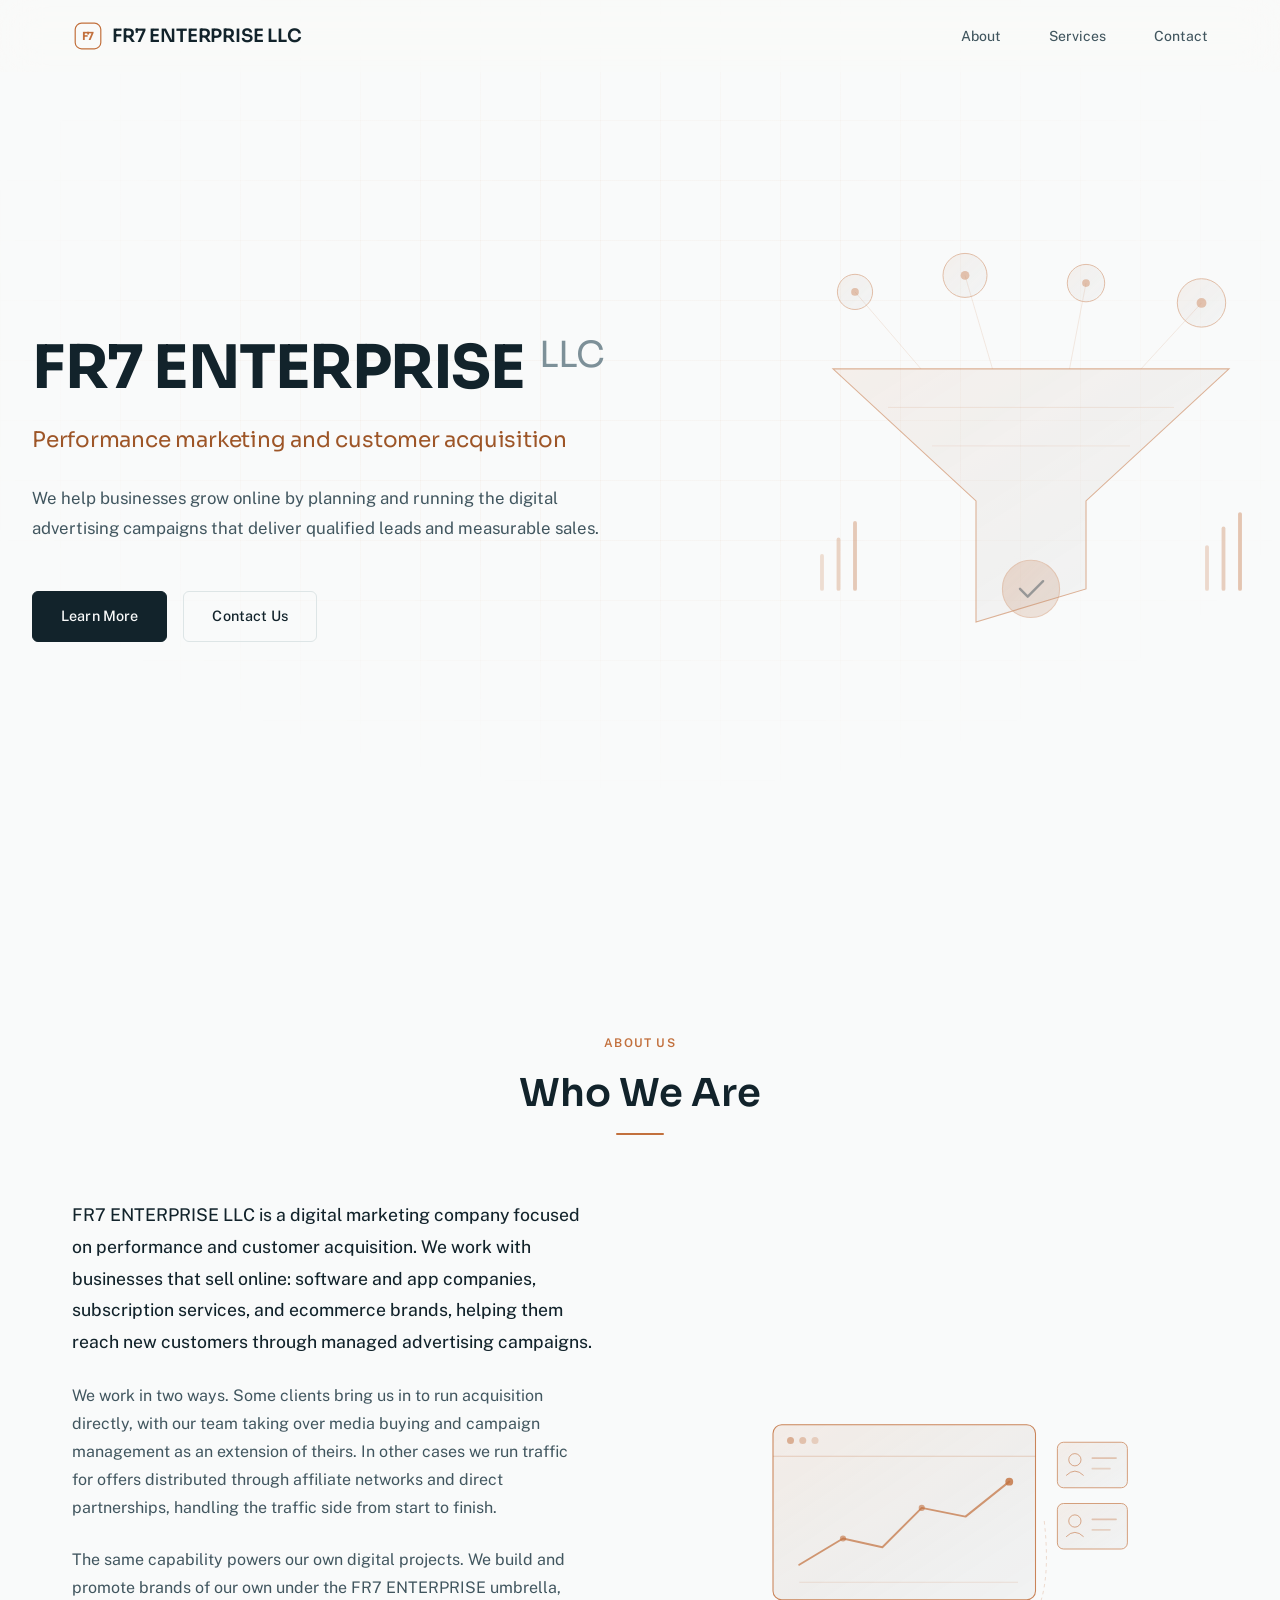
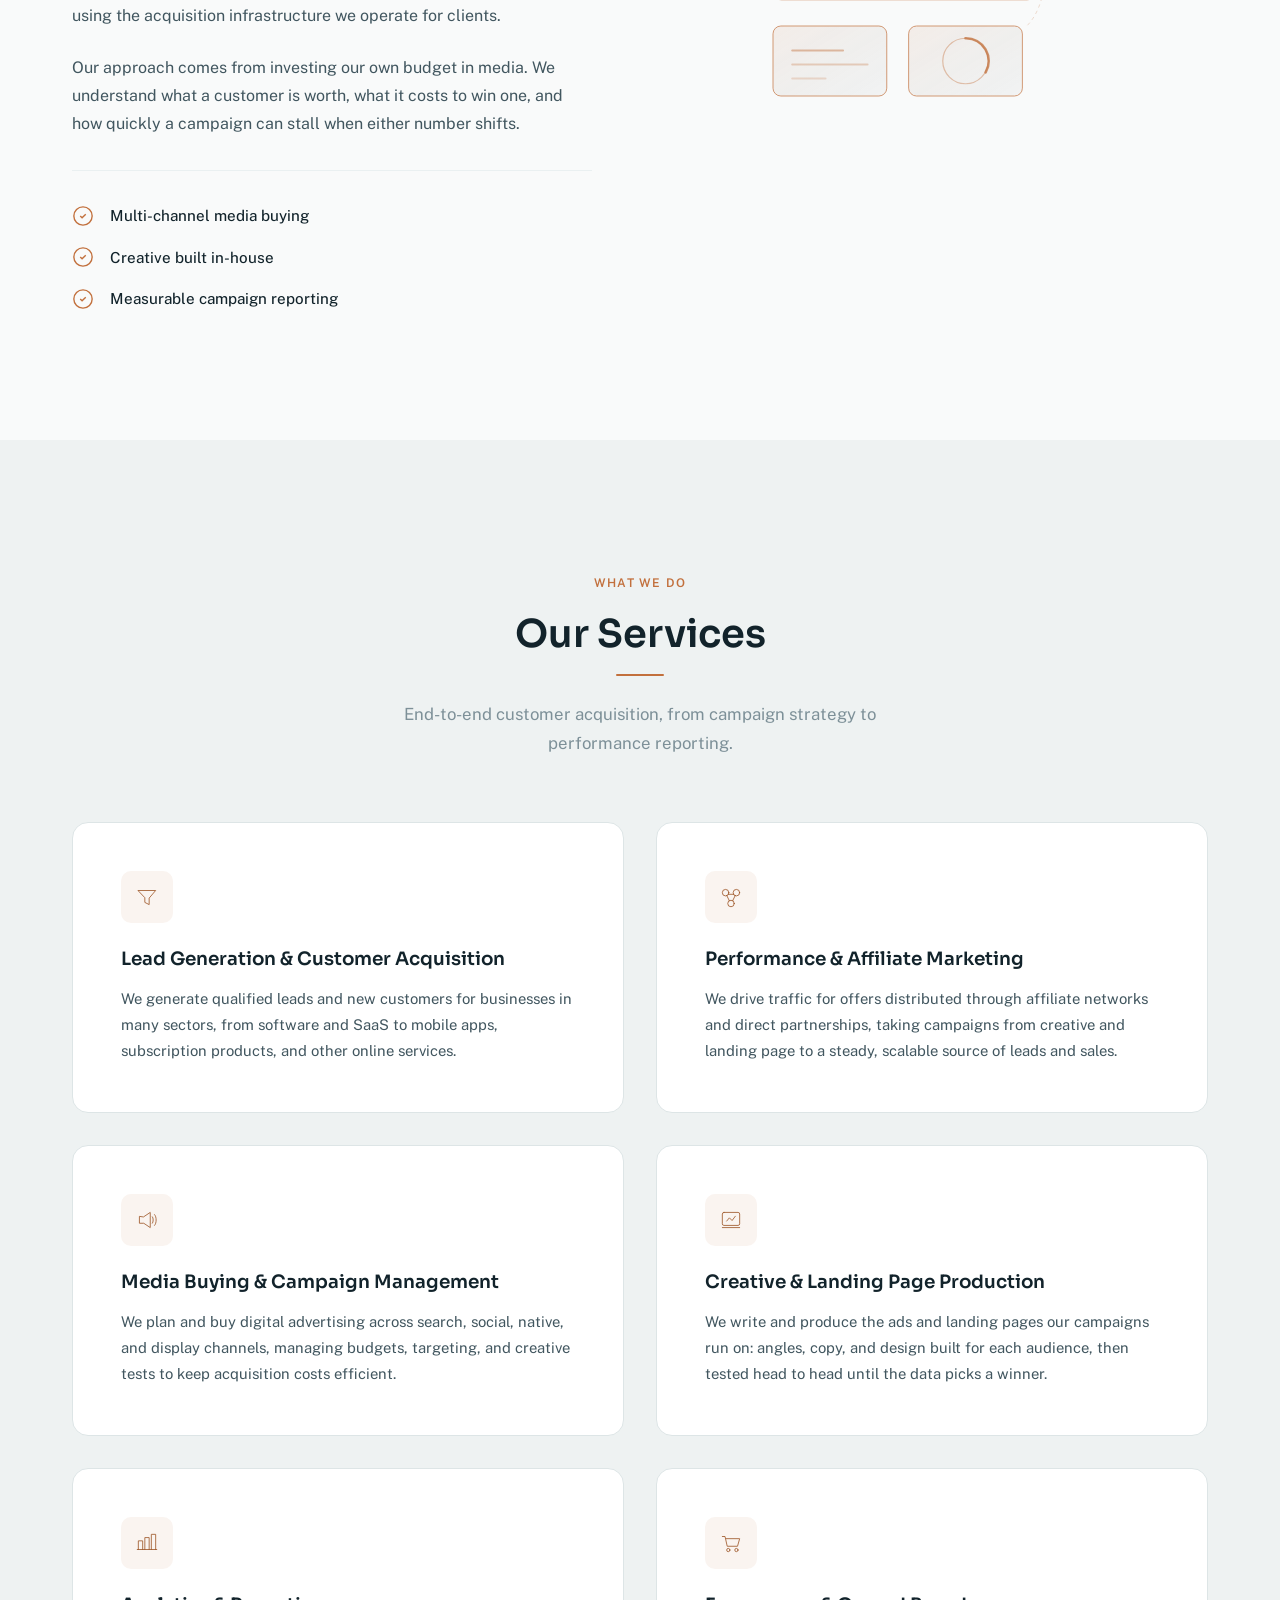
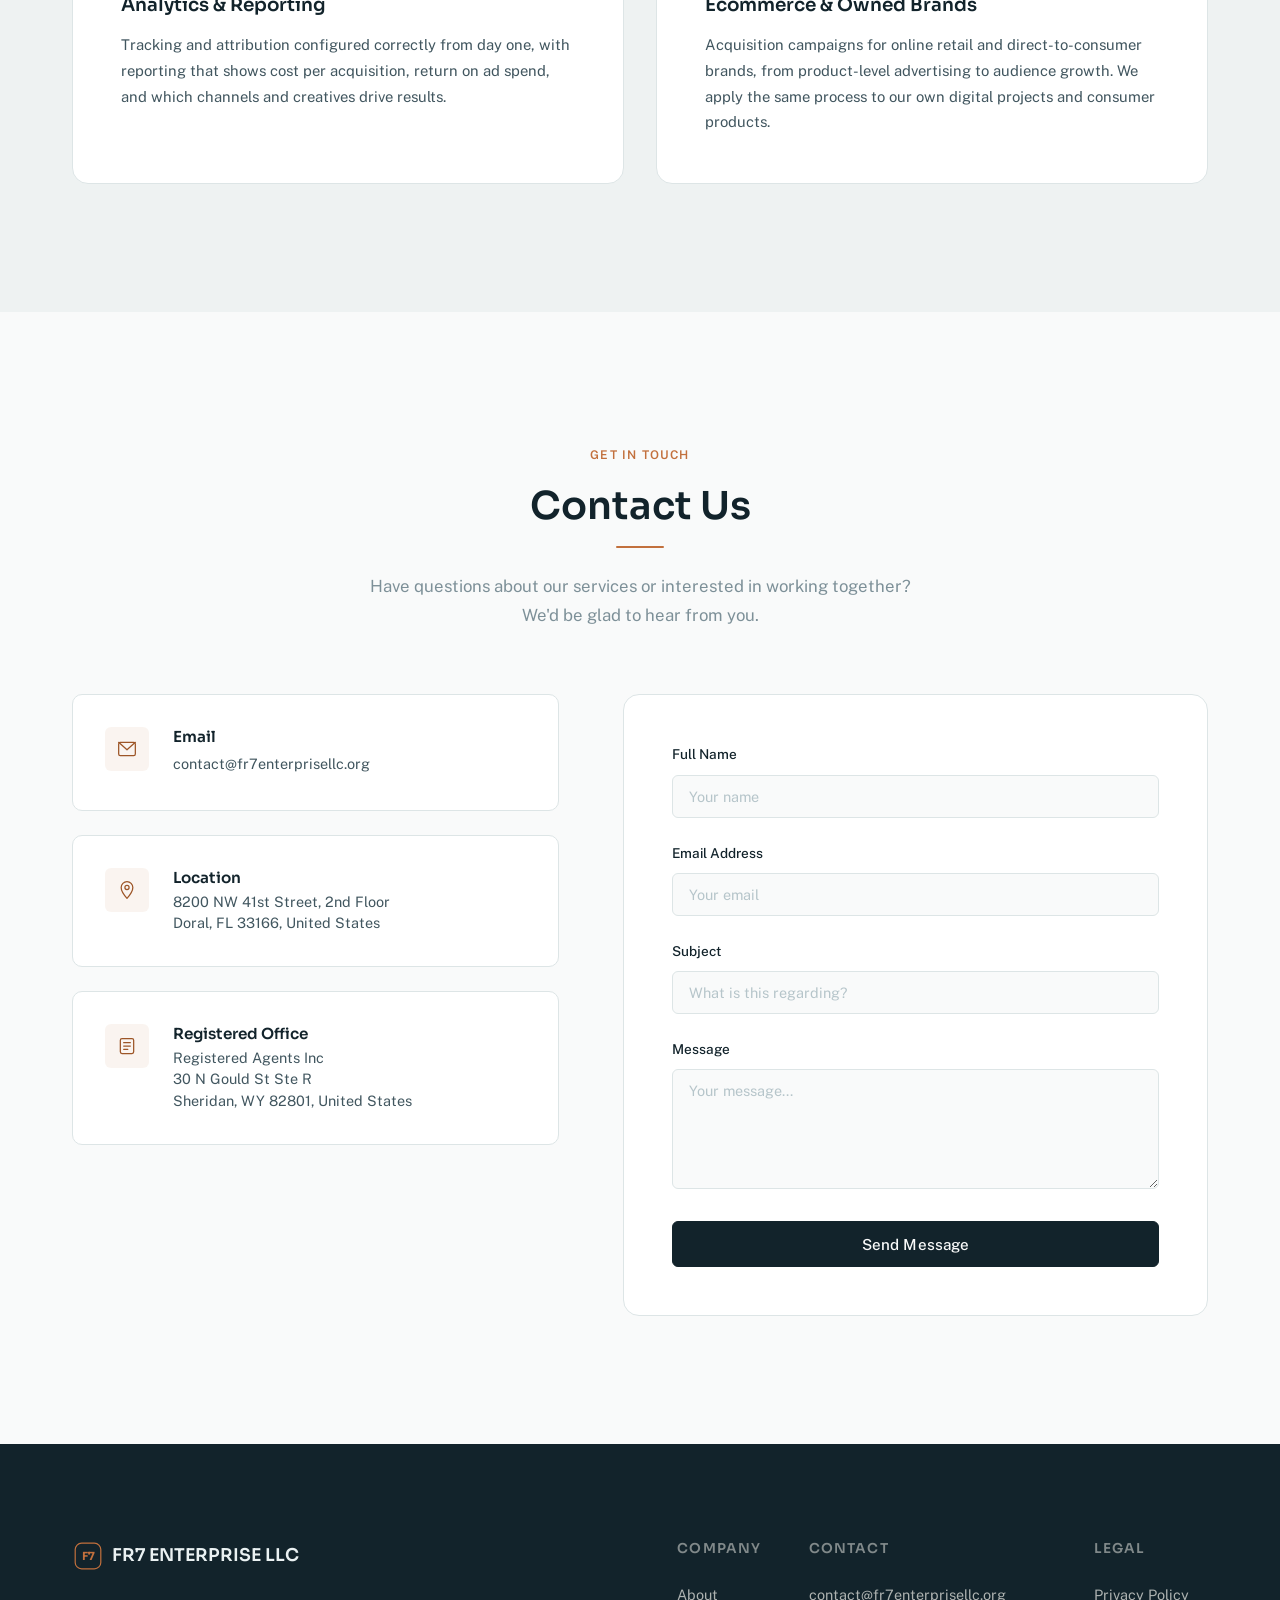
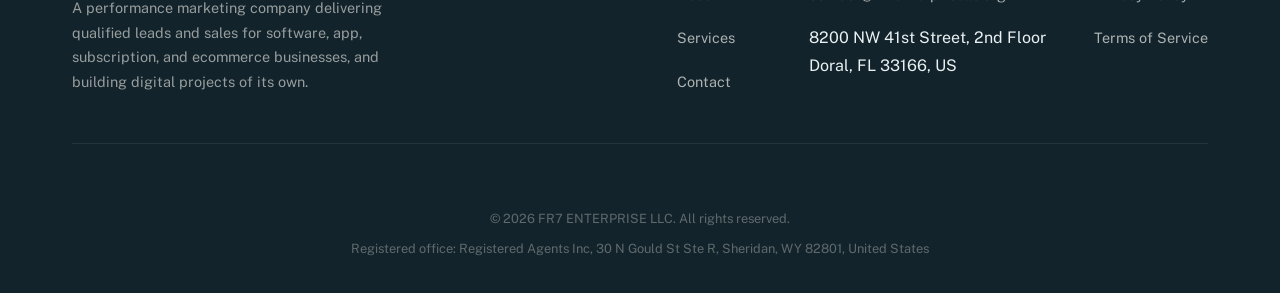
<file: index.html>
<!DOCTYPE html>
<html lang="en">
<head>
    <meta charset="UTF-8">
    <meta name="viewport" content="width=device-width, initial-scale=1.0">
    <meta name="description" content="FR7 ENTERPRISE LLC. Performance marketing, customer acquisition, and digital advertising. We deliver qualified leads and sales for software, apps, subscription products, and ecommerce brands.">
    <meta name="keywords" content="performance marketing, customer acquisition, lead generation, affiliate marketing, digital advertising, ecommerce, FR7 ENTERPRISE LLC">
    <meta name="author" content="FR7 ENTERPRISE LLC">
    <meta name="robots" content="index, follow">

    <!-- Open Graph -->
    <meta property="og:title" content="FR7 ENTERPRISE LLC | Performance Marketing &amp; Customer Acquisition">
    <meta property="og:description" content="We deliver qualified leads and sales for software, apps, subscription products, and ecommerce brands through managed digital advertising.">
    <meta property="og:type" content="website">
    <meta property="og:url" content="https://fr7enterprisellc.org">

    <title>FR7 ENTERPRISE LLC | Performance Marketing &amp; Customer Acquisition</title>

    <!-- Google Fonts -->
    <link rel="preconnect" href="https://fonts.googleapis.com">
    <link rel="preconnect" href="https://fonts.gstatic.com" crossorigin>
    <link href="https://fonts.googleapis.com/css2?family=Sora:wght@300;400;500;600;700&family=Public+Sans:wght@300;400;500;600;700&display=swap" rel="stylesheet">

    <link rel="stylesheet" href="styles.css">
</head>
<body>

    <!-- Navigation -->
    <header class="site-header" id="site-header">
        <nav class="nav-container">
            <a href="#hero" class="nav-logo" id="nav-logo">
                <svg class="logo-icon" viewBox="0 0 40 40" fill="none" xmlns="http://www.w3.org/2000/svg">
                    <rect x="4" y="4" width="32" height="32" rx="8" stroke="currentColor" stroke-width="1.5"/>
                    <text x="20" y="25.5" text-anchor="middle" font-family="Sora, sans-serif" font-size="14" font-weight="700" fill="currentColor">F7</text>
                </svg>
                <span>FR7 ENTERPRISE LLC</span>
            </a>
            <ul class="nav-links" id="nav-links">
                <li><a href="#about" class="nav-link">About</a></li>
                <li><a href="#services" class="nav-link">Services</a></li>
                <li><a href="#contact" class="nav-link">Contact</a></li>
            </ul>
            <button class="nav-toggle" id="nav-toggle" aria-label="Toggle navigation menu">
                <span></span>
                <span></span>
                <span></span>
            </button>
        </nav>
    </header>

    <!-- Hero Section -->
    <section class="hero" id="hero">
        <div class="hero-bg">
            <div class="hero-grid"></div>
        </div>
        <div class="hero-content">
            <h1 class="hero-title">FR7 ENTERPRISE <span class="llc">LLC</span></h1>
            <p class="hero-tagline">Performance marketing and customer acquisition</p>
            <p class="hero-description">
                We help businesses grow online by planning and running the digital
                advertising campaigns that deliver qualified leads and measurable sales.
            </p>
            <div class="hero-actions">
                <a href="#about" class="btn btn-primary" id="hero-learn-more">Learn More</a>
                <a href="#contact" class="btn btn-secondary" id="hero-contact">Contact Us</a>
            </div>
        </div>
        <div class="hero-visual">
            <svg class="hero-illustration" viewBox="0 0 500 400" fill="none" xmlns="http://www.w3.org/2000/svg">
                <!-- Abstract acquisition funnel illustration -->
                <defs>
                    <linearGradient id="grad1" x1="0%" y1="0%" x2="100%" y2="100%">
                        <stop offset="0%" style="stop-color:#c2703d;stop-opacity:0.15"/>
                        <stop offset="100%" style="stop-color:#12232b;stop-opacity:0.05"/>
                    </linearGradient>
                    <linearGradient id="grad2" x1="0%" y1="0%" x2="100%" y2="100%">
                        <stop offset="0%" style="stop-color:#c2703d;stop-opacity:0.6"/>
                        <stop offset="100%" style="stop-color:#9d5527;stop-opacity:0.4"/>
                    </linearGradient>
                </defs>

                <!-- Audience sources (top row) -->
                <circle cx="90" cy="60" r="16" fill="url(#grad1)" stroke="#c2703d" stroke-width="0.8" opacity="0.7"/>
                <circle cx="90" cy="60" r="3.5" fill="#c2703d" opacity="0.55"/>
                <circle cx="190" cy="45" r="20" fill="url(#grad1)" stroke="#c2703d" stroke-width="0.8" opacity="0.7"/>
                <circle cx="190" cy="45" r="4" fill="#c2703d" opacity="0.55"/>
                <circle cx="300" cy="52" r="17" fill="url(#grad1)" stroke="#c2703d" stroke-width="0.8" opacity="0.7"/>
                <circle cx="300" cy="52" r="3.5" fill="#c2703d" opacity="0.55"/>
                <circle cx="405" cy="70" r="22" fill="url(#grad1)" stroke="#c2703d" stroke-width="0.8" opacity="0.7"/>
                <circle cx="405" cy="70" r="4.5" fill="#c2703d" opacity="0.55"/>

                <!-- Funnel body -->
                <path d="M70 130 L430 130 L300 250 L300 330 L200 360 L200 250 Z"
                      fill="url(#grad1)" stroke="#c2703d" stroke-width="1" opacity="0.75"/>
                <line x1="120" y1="165" x2="380" y2="165" stroke="#c2703d" stroke-width="0.5" opacity="0.35"/>
                <line x1="160" y1="200" x2="340" y2="200" stroke="#c2703d" stroke-width="0.5" opacity="0.3"/>

                <!-- Flow lines into funnel -->
                <line x1="90" y1="60" x2="150" y2="130" stroke="#c2703d" stroke-width="0.6" opacity="0.3"/>
                <line x1="190" y1="45" x2="215" y2="130" stroke="#c2703d" stroke-width="0.6" opacity="0.3"/>
                <line x1="300" y1="52" x2="285" y2="130" stroke="#c2703d" stroke-width="0.6" opacity="0.3"/>
                <line x1="405" y1="70" x2="350" y2="130" stroke="#c2703d" stroke-width="0.6" opacity="0.3"/>

                <!-- Conversion output -->
                <circle cx="250" cy="330" r="26" fill="url(#grad2)" stroke="#c2703d" stroke-width="1" opacity="0.5"/>
                <path d="M240 330 L247 337 L261 323" stroke="#12232b" stroke-width="2.2"
                      stroke-linecap="round" stroke-linejoin="round" opacity="0.55" fill="none"/>

                <!-- Performance bars -->
                <line x1="60" y1="330" x2="60" y2="300" stroke="#c2703d" stroke-width="3.5" opacity="0.3" stroke-linecap="round"/>
                <line x1="75" y1="330" x2="75" y2="285" stroke="#c2703d" stroke-width="3.5" opacity="0.4" stroke-linecap="round"/>
                <line x1="90" y1="330" x2="90" y2="270" stroke="#c2703d" stroke-width="3.5" opacity="0.5" stroke-linecap="round"/>
                <line x1="410" y1="330" x2="410" y2="292" stroke="#c2703d" stroke-width="3.5" opacity="0.35" stroke-linecap="round"/>
                <line x1="425" y1="330" x2="425" y2="275" stroke="#c2703d" stroke-width="3.5" opacity="0.45" stroke-linecap="round"/>
                <line x1="440" y1="330" x2="440" y2="262" stroke="#c2703d" stroke-width="3.5" opacity="0.55" stroke-linecap="round"/>
            </svg>
        </div>
    </section>

    <!-- About Section -->
    <section class="about" id="about">
        <div class="section-container">
            <div class="section-header">
                <span class="section-label">About Us</span>
                <h2 class="section-title">Who We Are</h2>
                <div class="section-divider"></div>
            </div>
            <div class="about-grid">
                <div class="about-text">
                    <p class="about-lead">
                        FR7 ENTERPRISE LLC is a digital marketing company focused on performance and
                        customer acquisition. We work with businesses that sell online: software and app
                        companies, subscription services, and ecommerce brands, helping them reach new
                        customers through managed advertising campaigns.
                    </p>
                    <p>
                        We work in two ways. Some clients bring us in to run acquisition directly, with
                        our team taking over media buying and campaign management as an extension of
                        theirs. In other cases we run traffic for offers distributed through affiliate
                        networks and direct partnerships, handling the traffic side from start to finish.
                    </p>
                    <p>
                        The same capability powers our own digital projects. We build and promote
                        brands of our own under the FR7 ENTERPRISE umbrella, using the acquisition
                        infrastructure we operate for clients.
                    </p>
                    <p>
                        Our approach comes from investing our own budget in media. We understand what a
                        customer is worth, what it costs to win one, and how quickly a campaign can
                        stall when either number shifts.
                    </p>
                    <div class="about-highlights">
                        <div class="highlight-item">
                            <svg viewBox="0 0 24 24" fill="none" stroke="currentColor" stroke-width="1.5">
                                <path d="M9 12l2 2 4-4"/>
                                <circle cx="12" cy="12" r="10"/>
                            </svg>
                            <span>Multi-channel media buying</span>
                        </div>
                        <div class="highlight-item">
                            <svg viewBox="0 0 24 24" fill="none" stroke="currentColor" stroke-width="1.5">
                                <path d="M9 12l2 2 4-4"/>
                                <circle cx="12" cy="12" r="10"/>
                            </svg>
                            <span>Creative built in-house</span>
                        </div>
                        <div class="highlight-item">
                            <svg viewBox="0 0 24 24" fill="none" stroke="currentColor" stroke-width="1.5">
                                <path d="M9 12l2 2 4-4"/>
                                <circle cx="12" cy="12" r="10"/>
                            </svg>
                            <span>Measurable campaign reporting</span>
                        </div>
                    </div>
                </div>
                <div class="about-visual">
                    <svg class="about-illustration" viewBox="0 0 480 400" fill="none" xmlns="http://www.w3.org/2000/svg" role="img" aria-label="Illustration of campaign management: an analytics dashboard, audience segments, and conversion reporting">
                        <defs>
                            <linearGradient id="aboutGrad" x1="0%" y1="0%" x2="100%" y2="100%">
                                <stop offset="0%" style="stop-color:#c2703d;stop-opacity:0.12"/>
                                <stop offset="100%" style="stop-color:#12232b;stop-opacity:0.04"/>
                            </linearGradient>
                        </defs>

                        <!-- Main dashboard panel -->
                        <rect x="40" y="50" width="300" height="200" rx="10" fill="url(#aboutGrad)" stroke="#c2703d" stroke-width="1.2" opacity="0.85"/>
                        <line x1="40" y1="86" x2="340" y2="86" stroke="#c2703d" stroke-width="0.8" opacity="0.4"/>
                        <circle cx="60" cy="68" r="4" fill="#c2703d" opacity="0.5"/>
                        <circle cx="74" cy="68" r="4" fill="#c2703d" opacity="0.35"/>
                        <circle cx="88" cy="68" r="4" fill="#c2703d" opacity="0.25"/>

                        <!-- Trend line -->
                        <path d="M70 210 L120 180 L165 190 L210 145 L260 155 L310 115"
                              stroke="#c2703d" stroke-width="2.2" fill="none" opacity="0.7"
                              stroke-linecap="round" stroke-linejoin="round"/>
                        <circle cx="120" cy="180" r="3.5" fill="#c2703d" opacity="0.6"/>
                        <circle cx="210" cy="145" r="3.5" fill="#c2703d" opacity="0.6"/>
                        <circle cx="310" cy="115" r="4.5" fill="#c2703d" opacity="0.8"/>
                        <line x1="70" y1="230" x2="320" y2="230" stroke="#c2703d" stroke-width="0.6" opacity="0.3"/>

                        <!-- Audience segment cards -->
                        <rect x="365" y="70" width="80" height="52" rx="7" fill="url(#aboutGrad)" stroke="#c2703d" stroke-width="1" opacity="0.75"/>
                        <circle cx="385" cy="90" r="7" stroke="#c2703d" stroke-width="1.1" fill="none" opacity="0.6"/>
                        <path d="M375 108 Q385 98 395 108" stroke="#c2703d" stroke-width="1.1" fill="none" opacity="0.6"/>
                        <line x1="405" y1="88" x2="432" y2="88" stroke="#c2703d" stroke-width="2" opacity="0.35" stroke-linecap="round"/>
                        <line x1="405" y1="100" x2="425" y2="100" stroke="#c2703d" stroke-width="2" opacity="0.25" stroke-linecap="round"/>

                        <rect x="365" y="140" width="80" height="52" rx="7" fill="url(#aboutGrad)" stroke="#c2703d" stroke-width="1" opacity="0.75"/>
                        <circle cx="385" cy="160" r="7" stroke="#c2703d" stroke-width="1.1" fill="none" opacity="0.6"/>
                        <path d="M375 178 Q385 168 395 178" stroke="#c2703d" stroke-width="1.1" fill="none" opacity="0.6"/>
                        <line x1="405" y1="158" x2="432" y2="158" stroke="#c2703d" stroke-width="2" opacity="0.35" stroke-linecap="round"/>
                        <line x1="405" y1="170" x2="425" y2="170" stroke="#c2703d" stroke-width="2" opacity="0.25" stroke-linecap="round"/>

                        <!-- Conversion report tiles -->
                        <rect x="40" y="280" width="130" height="80" rx="9" fill="url(#aboutGrad)" stroke="#c2703d" stroke-width="1" opacity="0.8"/>
                        <line x1="62" y1="308" x2="120" y2="308" stroke="#c2703d" stroke-width="2.4" opacity="0.45" stroke-linecap="round"/>
                        <line x1="62" y1="324" x2="148" y2="324" stroke="#c2703d" stroke-width="2.4" opacity="0.3" stroke-linecap="round"/>
                        <line x1="62" y1="340" x2="100" y2="340" stroke="#c2703d" stroke-width="2.4" opacity="0.22" stroke-linecap="round"/>

                        <rect x="195" y="280" width="130" height="80" rx="9" fill="url(#aboutGrad)" stroke="#c2703d" stroke-width="1" opacity="0.8"/>
                        <circle cx="260" cy="320" r="26" stroke="#c2703d" stroke-width="1.4" fill="none" opacity="0.4"/>
                        <path d="M260 294 A26 26 0 0 1 283 333" stroke="#c2703d" stroke-width="3" fill="none" opacity="0.75" stroke-linecap="round"/>

                        <!-- Flow connector -->
                        <path d="M350 160 Q360 250 330 280" stroke="#c2703d" stroke-width="0.9" fill="none" opacity="0.3" stroke-dasharray="4 4"/>
                    </svg>
                </div>
            </div>
        </div>
    </section>

    <!-- Services Section -->
    <section class="services" id="services">
        <div class="section-container">
            <div class="section-header">
                <span class="section-label">What We Do</span>
                <h2 class="section-title">Our Services</h2>
                <div class="section-divider"></div>
                <p class="section-subtitle">
                    End-to-end customer acquisition, from campaign strategy to performance reporting.
                </p>
            </div>
            <div class="services-grid">
                <div class="service-card" id="service-acquisition">
                    <div class="service-icon">
                        <svg viewBox="0 0 48 48" fill="none" stroke="currentColor" stroke-width="1.5" stroke-linecap="round" stroke-linejoin="round">
                            <path d="M8 12 L40 12 L28 26 L28 38 L20 34 L20 26 Z"/>
                        </svg>
                    </div>
                    <h3 class="service-title">Lead Generation &amp; Customer Acquisition</h3>
                    <p class="service-description">
                        We generate qualified leads and new customers for businesses in many sectors, from software and SaaS to mobile apps, subscription products, and other online services.
                    </p>
                </div>

                <div class="service-card" id="service-affiliate">
                    <div class="service-icon">
                        <svg viewBox="0 0 48 48" fill="none" stroke="currentColor" stroke-width="1.5" stroke-linecap="round" stroke-linejoin="round">
                            <circle cx="14" cy="16" r="6"/>
                            <circle cx="34" cy="16" r="6"/>
                            <circle cx="24" cy="36" r="6"/>
                            <line x1="19" y1="19" x2="29" y2="19"/>
                            <line x1="16" y1="21" x2="21" y2="31"/>
                            <line x1="32" y1="21" x2="27" y2="31"/>
                        </svg>
                    </div>
                    <h3 class="service-title">Performance &amp; Affiliate Marketing</h3>
                    <p class="service-description">
                        We drive traffic for offers distributed through affiliate networks and direct partnerships, taking campaigns from creative and landing page to a steady, scalable source of leads and sales.
                    </p>
                </div>

                <div class="service-card" id="service-media">
                    <div class="service-icon">
                        <svg viewBox="0 0 48 48" fill="none" stroke="currentColor" stroke-width="1.5" stroke-linecap="round" stroke-linejoin="round">
                            <path d="M10 18 L10 30 L18 30 L30 38 L30 10 L18 18 Z"/>
                            <path d="M34 18 C36 20 36 28 34 30"/>
                            <path d="M38 14 C42 18 42 30 38 34"/>
                        </svg>
                    </div>
                    <h3 class="service-title">Media Buying &amp; Campaign Management</h3>
                    <p class="service-description">
                        We plan and buy digital advertising across search, social, native, and display channels, managing budgets, targeting, and creative tests to keep acquisition costs efficient.
                    </p>
                </div>

                <div class="service-card" id="service-creative">
                    <div class="service-icon">
                        <svg viewBox="0 0 48 48" fill="none" stroke="currentColor" stroke-width="1.5" stroke-linecap="round" stroke-linejoin="round">
                            <rect x="8" y="10" width="32" height="24" rx="3"/>
                            <line x1="8" y1="38" x2="40" y2="38"/>
                            <path d="M16 26 L21 20 L26 25 L32 17"/>
                        </svg>
                    </div>
                    <h3 class="service-title">Creative &amp; Landing Page Production</h3>
                    <p class="service-description">
                        We write and produce the ads and landing pages our campaigns run on: angles, copy, and design built for each audience, then tested head to head until the data picks a winner.
                    </p>
                </div>

                <div class="service-card" id="service-analytics">
                    <div class="service-icon">
                        <svg viewBox="0 0 48 48" fill="none" stroke="currentColor" stroke-width="1.5" stroke-linecap="round" stroke-linejoin="round">
                            <path d="M8 36 L8 20 L16 20 L16 36"/>
                            <path d="M20 36 L20 14 L28 14 L28 36"/>
                            <path d="M32 36 L32 8 L40 8 L40 36"/>
                            <line x1="6" y1="36" x2="42" y2="36"/>
                        </svg>
                    </div>
                    <h3 class="service-title">Analytics &amp; Reporting</h3>
                    <p class="service-description">
                        Tracking and attribution configured correctly from day one, with reporting that shows cost per acquisition, return on ad spend, and which channels and creatives drive results.
                    </p>
                </div>

                <div class="service-card" id="service-ecommerce">
                    <div class="service-icon">
                        <svg viewBox="0 0 48 48" fill="none" stroke="currentColor" stroke-width="1.5" stroke-linecap="round" stroke-linejoin="round">
                            <path d="M8 12 L13 12 L17 30 L36 30 L40 16 L15 16"/>
                            <circle cx="19" cy="37" r="3"/>
                            <circle cx="34" cy="37" r="3"/>
                        </svg>
                    </div>
                    <h3 class="service-title">Ecommerce &amp; Owned Brands</h3>
                    <p class="service-description">
                        Acquisition campaigns for online retail and direct-to-consumer brands, from product-level advertising to audience growth. We apply the same process to our own digital projects and consumer products.
                    </p>
                </div>
            </div>
        </div>
    </section>

    <!-- Contact Section -->
    <section class="contact" id="contact">
        <div class="section-container">
            <div class="section-header">
                <span class="section-label">Get In Touch</span>
                <h2 class="section-title">Contact Us</h2>
                <div class="section-divider"></div>
                <p class="section-subtitle">
                    Have questions about our services or interested in working together?
                    We'd be glad to hear from you.
                </p>
            </div>
            <div class="contact-grid">
                <div class="contact-info">
                    <div class="contact-card" id="contact-email-card">
                        <div class="contact-icon">
                            <svg viewBox="0 0 24 24" fill="none" stroke="currentColor" stroke-width="1.5" stroke-linecap="round" stroke-linejoin="round">
                                <rect x="2" y="4" width="20" height="16" rx="2"/>
                                <path d="M22 4 L12 13 L2 4"/>
                            </svg>
                        </div>
                        <div class="contact-detail">
                            <h4>Email</h4>
                            <a href="mailto:contact@fr7enterprisellc.org" id="contact-email-link">contact@fr7enterprisellc.org</a>
                        </div>
                    </div>
                    <div class="contact-card" id="contact-address-card">
                        <div class="contact-icon">
                            <svg viewBox="0 0 24 24" fill="none" stroke="currentColor" stroke-width="1.5" stroke-linecap="round" stroke-linejoin="round">
                                <path d="M12 2C8.13 2 5 5.13 5 9c0 5.25 7 13 7 13s7-7.75 7-13c0-3.87-3.13-7-7-7z"/>
                                <circle cx="12" cy="9" r="2.5"/>
                            </svg>
                        </div>
                        <div class="contact-detail">
                            <h4>Location</h4>
                            <p>8200 NW 41st Street, 2nd Floor<br>Doral, FL 33166, United States</p>
                        </div>
                    </div>
                    <div class="contact-card" id="contact-registered-card">
                        <div class="contact-icon">
                            <svg viewBox="0 0 24 24" fill="none" stroke="currentColor" stroke-width="1.5" stroke-linecap="round" stroke-linejoin="round">
                                <rect x="4" y="3" width="16" height="18" rx="2"/>
                                <path d="M8 8h8M8 12h8M8 16h5"/>
                            </svg>
                        </div>
                        <div class="contact-detail">
                            <h4>Registered Office</h4>
                            <p>Registered Agents Inc<br>30 N Gould St Ste R<br>Sheridan, WY 82801, United States</p>
                        </div>
                    </div>
                                    </div>
                <div class="contact-form-wrapper">
                    <form class="contact-form" id="contact-form" action="#" method="POST">
                        <div class="form-group">
                            <label for="contact-name">Full Name</label>
                            <input type="text" id="contact-name" name="name" placeholder="Your name" required>
                        </div>
                        <div class="form-group">
                            <label for="contact-email">Email Address</label>
                            <input type="email" id="contact-email" name="email" placeholder="Your email" required>
                        </div>
                        <div class="form-group">
                            <label for="contact-subject">Subject</label>
                            <input type="text" id="contact-subject" name="subject" placeholder="What is this regarding?">
                        </div>
                        <div class="form-group">
                            <label for="contact-message">Message</label>
                            <textarea id="contact-message" name="message" placeholder="Your message..." rows="5" required></textarea>
                        </div>
                        <button type="submit" class="btn btn-primary btn-submit" id="contact-submit">Send Message</button>
                    </form>
                </div>
            </div>
        </div>
    </section>

    <!-- Footer -->
    <footer class="site-footer" id="site-footer">
        <div class="footer-container">
            <div class="footer-main">
                <div class="footer-brand">
                    <a href="#hero" class="footer-logo" id="footer-logo">
                        <svg class="logo-icon" viewBox="0 0 40 40" fill="none" xmlns="http://www.w3.org/2000/svg">
                            <rect x="4" y="4" width="32" height="32" rx="8" stroke="currentColor" stroke-width="1.5"/>
                            <text x="20" y="25.5" text-anchor="middle" font-family="Sora, sans-serif" font-size="14" font-weight="700" fill="currentColor">F7</text>
                        </svg>
                        <span>FR7 ENTERPRISE LLC</span>
                    </a>
                    <p class="footer-description">
                        A performance marketing company delivering qualified leads and sales for
                        software, app, subscription, and ecommerce businesses, and building
                        digital projects of its own.
                    </p>
                    </div>
                <div class="footer-links-group">
                    <div class="footer-col">
                        <h4>Company</h4>
                        <ul>
                            <li><a href="#about" id="footer-about-link">About</a></li>
                            <li><a href="#services" id="footer-services-link">Services</a></li>
                            <li><a href="#contact" id="footer-contact-link">Contact</a></li>
                        </ul>
                    </div>
                    <div class="footer-col">
                        <h4>Contact</h4>
                        <ul>
                            <li><a href="mailto:contact@fr7enterprisellc.org">contact@fr7enterprisellc.org</a></li>
                            <li>8200 NW 41st Street, 2nd Floor<br>Doral, FL 33166, US</li>
                        </ul>
                    </div>
                    <div class="footer-col">
                        <h4>Legal</h4>
                        <ul>
                            <li><a href="privacy.html" id="footer-privacy-link">Privacy Policy</a></li>
                            <li><a href="terms.html" id="footer-terms-link">Terms of Service</a></li>
                        </ul>
                    </div>
                </div>
            </div>
            <div class="footer-bottom">
                <p>&copy; 2026 FR7 ENTERPRISE LLC. All rights reserved.</p>
                <p style="margin-top: 0.5rem;">Registered office: Registered Agents Inc, 30 N Gould St Ste R, Sheridan, WY 82801, United States</p>
            </div>
        </div>
    </footer>

    <script src="script.js"></script>
</body>
</html>
</file>
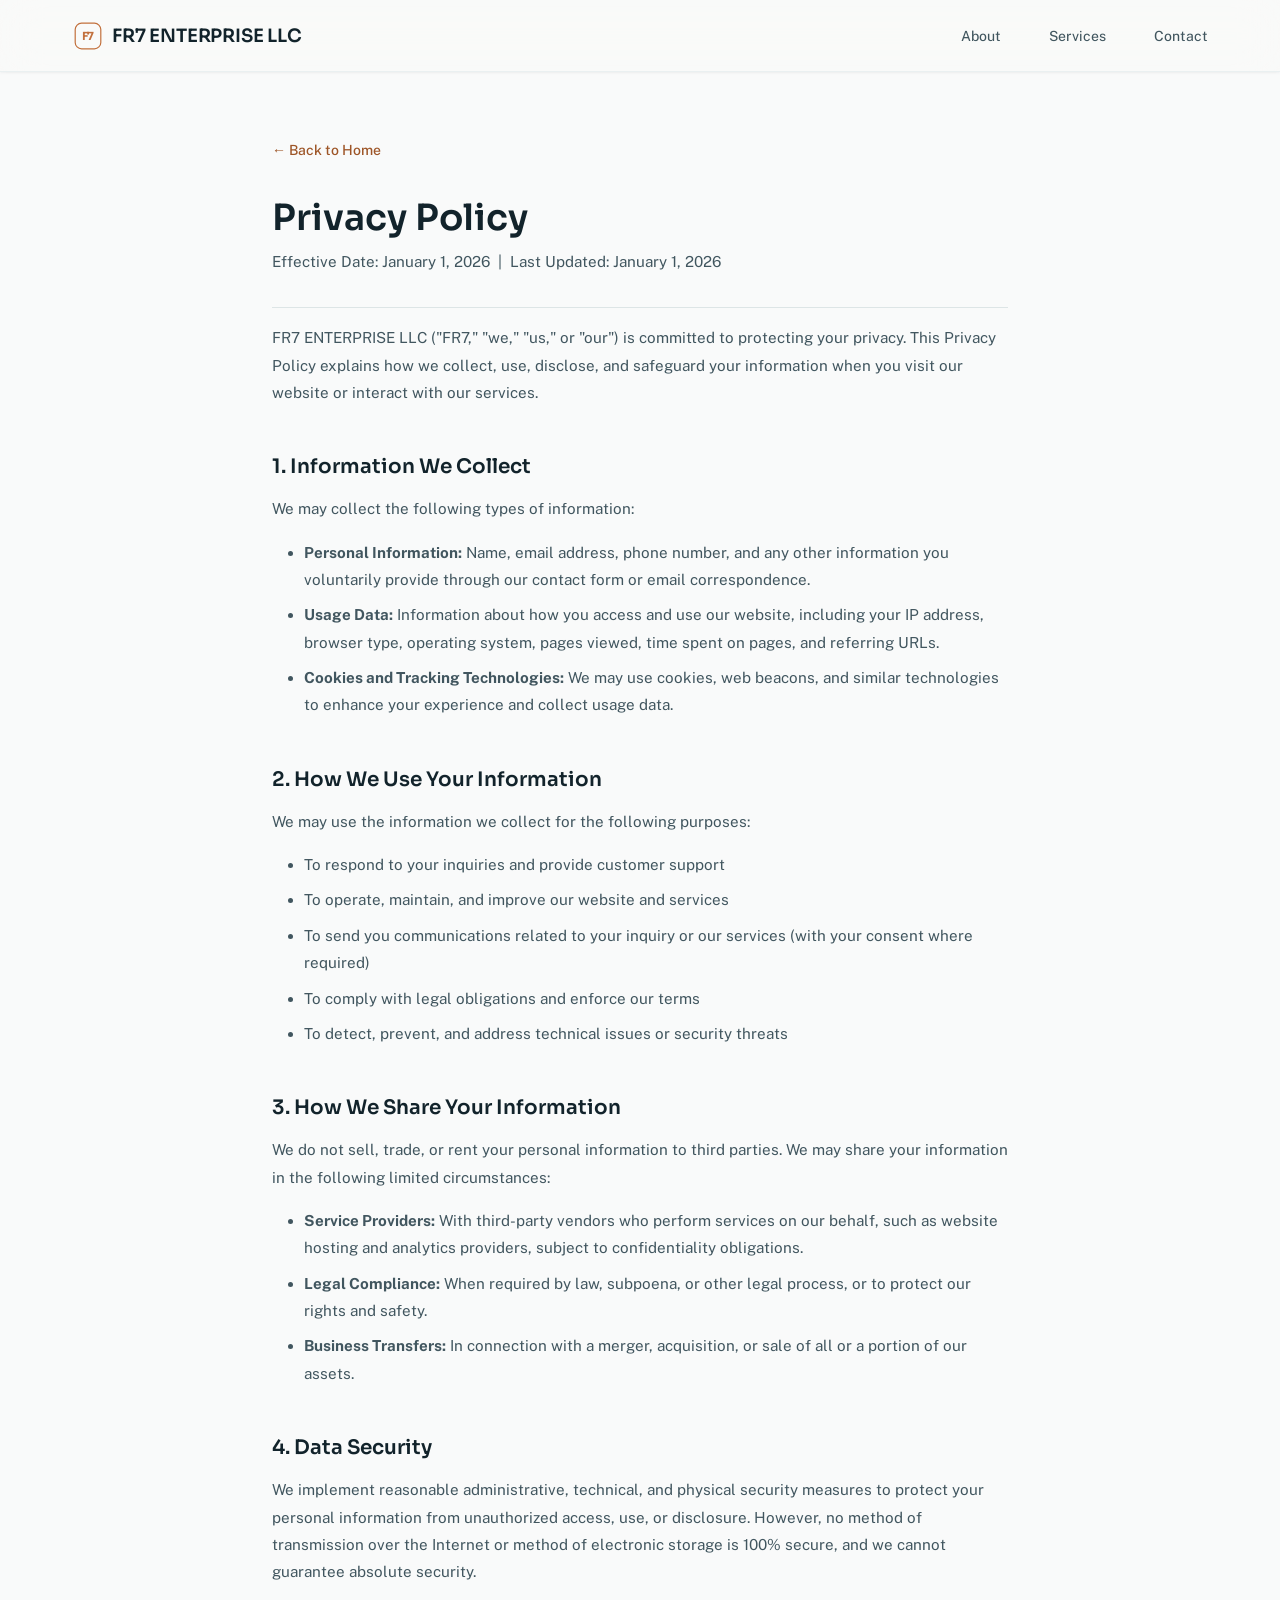
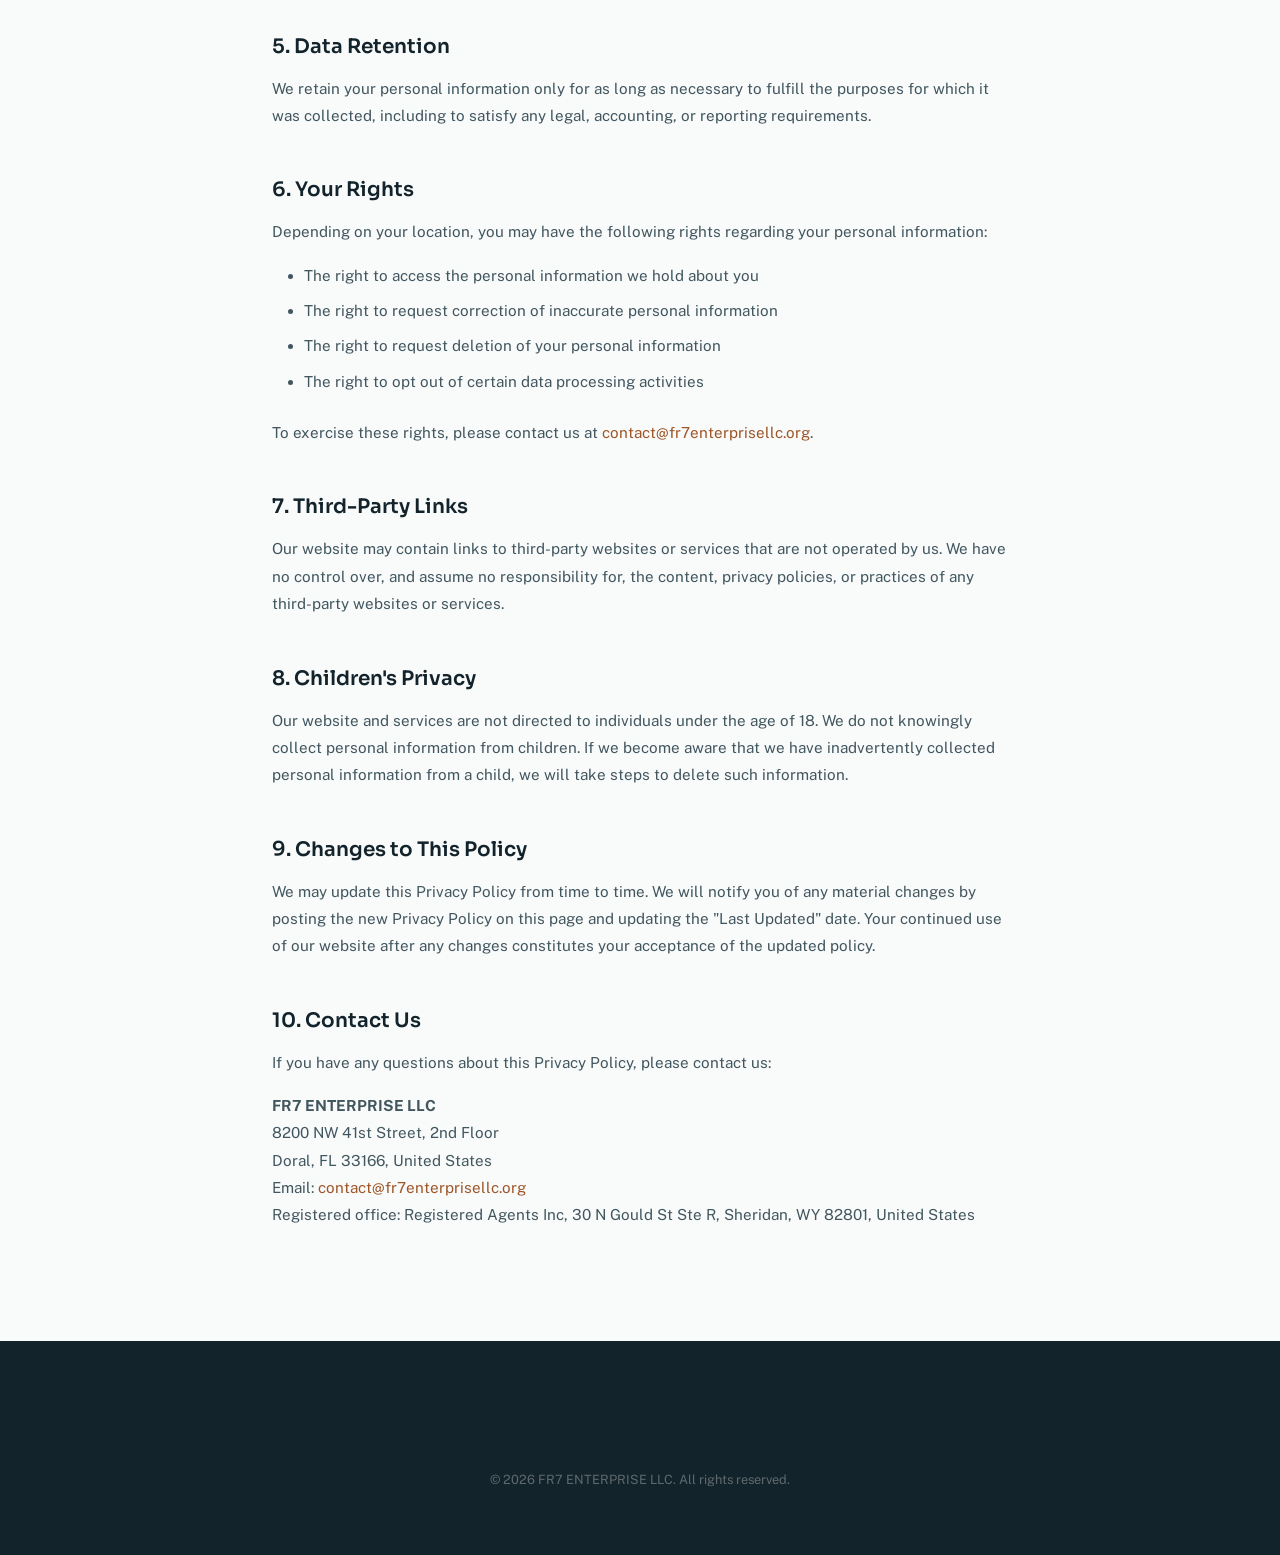
<file: privacy.html>
<!DOCTYPE html>
<html lang="en">
<head>
    <meta charset="UTF-8">
    <meta name="viewport" content="width=device-width, initial-scale=1.0">
    <meta name="description" content="Privacy Policy | FR7 ENTERPRISE LLC. Learn how we collect, use, and protect your personal information.">
    <meta name="robots" content="index, follow">
    <title>Privacy Policy | FR7 ENTERPRISE LLC</title>

    <link rel="preconnect" href="https://fonts.googleapis.com">
    <link rel="preconnect" href="https://fonts.gstatic.com" crossorigin>
    <link href="https://fonts.googleapis.com/css2?family=Sora:wght@300;400;500;600;700&family=Public+Sans:wght@300;400;500;600;700&display=swap" rel="stylesheet">
    <link rel="stylesheet" href="styles.css">
    <style>
        .legal-page {
            padding: calc(var(--nav-height) + var(--space-3xl)) var(--space-xl) var(--space-4xl);
            max-width: 800px;
            margin: 0 auto;
        }
        .legal-page h1 {
            font-size: clamp(1.75rem, 3vw, 2.25rem);
            margin-bottom: var(--space-sm);
        }
        .legal-meta {
            font-size: 0.85rem;
            color: var(--color-text-muted);
            margin-bottom: var(--space-3xl);
            padding-bottom: var(--space-xl);
            border-bottom: 1px solid var(--color-border);
        }
        .legal-page h2 {
            font-size: 1.25rem;
            margin-top: var(--space-2xl);
            margin-bottom: var(--space-md);
        }
        .legal-page p,
        .legal-page li {
            font-size: 0.95rem;
            line-height: 1.8;
            color: var(--color-text-secondary);
            margin-bottom: var(--space-md);
        }
        .legal-page ul {
            list-style: disc;
            padding-left: var(--space-xl);
            margin-bottom: var(--space-lg);
        }
        .legal-page li {
            margin-bottom: var(--space-sm);
        }
        .legal-back {
            display: inline-flex;
            align-items: center;
            gap: var(--space-sm);
            font-size: 0.875rem;
            color: var(--color-accent-dark);
            margin-bottom: var(--space-xl);
            font-weight: 500;
        }
        .legal-back:hover {
            color: var(--color-text-primary);
        }
    </style>
</head>
<body>

    <header class="site-header scrolled" id="site-header">
        <nav class="nav-container">
            <a href="index.html" class="nav-logo" id="nav-logo">
                <svg class="logo-icon" viewBox="0 0 40 40" fill="none" xmlns="http://www.w3.org/2000/svg">
                    <rect x="4" y="4" width="32" height="32" rx="8" stroke="currentColor" stroke-width="1.5"/>
                    <text x="20" y="25.5" text-anchor="middle" font-family="Sora, sans-serif" font-size="14" font-weight="700" fill="currentColor">F7</text>
                </svg>
                <span>FR7 ENTERPRISE LLC</span>
            </a>
            <ul class="nav-links" id="nav-links">
                <li><a href="index.html#about" class="nav-link">About</a></li>
                <li><a href="index.html#services" class="nav-link">Services</a></li>
                <li><a href="index.html#contact" class="nav-link">Contact</a></li>
            </ul>
        </nav>
    </header>

    <main class="legal-page">
        <a href="index.html" class="legal-back" id="privacy-back-link">← Back to Home</a>
        <h1>Privacy Policy</h1>
        <p class="legal-meta">Effective Date: January 1, 2026 &nbsp;|&nbsp; Last Updated: January 1, 2026</p>

        <p>
            FR7 ENTERPRISE LLC ("FR7," "we," "us," or "our") is committed to protecting your privacy. 
            This Privacy Policy explains how we collect, use, disclose, and safeguard your information when you 
            visit our website or interact with our services.
        </p>

        <h2>1. Information We Collect</h2>
        <p>We may collect the following types of information:</p>
        <ul>
            <li><strong>Personal Information:</strong> Name, email address, phone number, and any other information you voluntarily provide through our contact form or email correspondence.</li>
            <li><strong>Usage Data:</strong> Information about how you access and use our website, including your IP address, browser type, operating system, pages viewed, time spent on pages, and referring URLs.</li>
            <li><strong>Cookies and Tracking Technologies:</strong> We may use cookies, web beacons, and similar technologies to enhance your experience and collect usage data.</li>
        </ul>

        <h2>2. How We Use Your Information</h2>
        <p>We may use the information we collect for the following purposes:</p>
        <ul>
            <li>To respond to your inquiries and provide customer support</li>
            <li>To operate, maintain, and improve our website and services</li>
            <li>To send you communications related to your inquiry or our services (with your consent where required)</li>
            <li>To comply with legal obligations and enforce our terms</li>
            <li>To detect, prevent, and address technical issues or security threats</li>
        </ul>

        <h2>3. How We Share Your Information</h2>
        <p>
            We do not sell, trade, or rent your personal information to third parties. We may share your 
            information in the following limited circumstances:
        </p>
        <ul>
            <li><strong>Service Providers:</strong> With third-party vendors who perform services on our behalf, such as website hosting and analytics providers, subject to confidentiality obligations.</li>
            <li><strong>Legal Compliance:</strong> When required by law, subpoena, or other legal process, or to protect our rights and safety.</li>
            <li><strong>Business Transfers:</strong> In connection with a merger, acquisition, or sale of all or a portion of our assets.</li>
        </ul>

        <h2>4. Data Security</h2>
        <p>
            We implement reasonable administrative, technical, and physical security measures to protect 
            your personal information from unauthorized access, use, or disclosure. However, no method of 
            transmission over the Internet or method of electronic storage is 100% secure, and we cannot 
            guarantee absolute security.
        </p>

        <h2>5. Data Retention</h2>
        <p>
            We retain your personal information only for as long as necessary to fulfill the purposes for 
            which it was collected, including to satisfy any legal, accounting, or reporting requirements.
        </p>

        <h2>6. Your Rights</h2>
        <p>
            Depending on your location, you may have the following rights regarding your personal information:
        </p>
        <ul>
            <li>The right to access the personal information we hold about you</li>
            <li>The right to request correction of inaccurate personal information</li>
            <li>The right to request deletion of your personal information</li>
            <li>The right to opt out of certain data processing activities</li>
        </ul>
        <p>
            To exercise these rights, please contact us at 
            <a href="mailto:contact@fr7enterprisellc.org" style="color: var(--color-accent-dark);">contact@fr7enterprisellc.org</a>.
        </p>

        <h2>7. Third-Party Links</h2>
        <p>
            Our website may contain links to third-party websites or services that are not operated by us. 
            We have no control over, and assume no responsibility for, the content, privacy policies, or 
            practices of any third-party websites or services.
        </p>

        <h2>8. Children's Privacy</h2>
        <p>
            Our website and services are not directed to individuals under the age of 18. We do not knowingly 
            collect personal information from children. If we become aware that we have inadvertently collected 
            personal information from a child, we will take steps to delete such information.
        </p>

        <h2>9. Changes to This Policy</h2>
        <p>
            We may update this Privacy Policy from time to time. We will notify you of any material changes 
            by posting the new Privacy Policy on this page and updating the "Last Updated" date. Your continued 
            use of our website after any changes constitutes your acceptance of the updated policy.
        </p>

        <h2>10. Contact Us</h2>
        <p>
            If you have any questions about this Privacy Policy, please contact us:
        </p>
        <p>
            <strong>FR7 ENTERPRISE LLC</strong><br>
            8200 NW 41st Street, 2nd Floor<br>
            Doral, FL 33166, United States<br>
            Email: <a href="mailto:contact@fr7enterprisellc.org" style="color: var(--color-accent-dark);">contact@fr7enterprisellc.org</a><br>
            Registered office: Registered Agents Inc, 30 N Gould St Ste R, Sheridan, WY 82801, United States
        </p>
    </main>

    <footer class="site-footer" id="site-footer">
        <div class="footer-container">
            <div class="footer-bottom" style="padding: var(--space-xl) 0;">
                <p>&copy; 2026 FR7 ENTERPRISE LLC. All rights reserved.</p>
            </div>
        </div>
    </footer>

    </body>
</html>
</file>
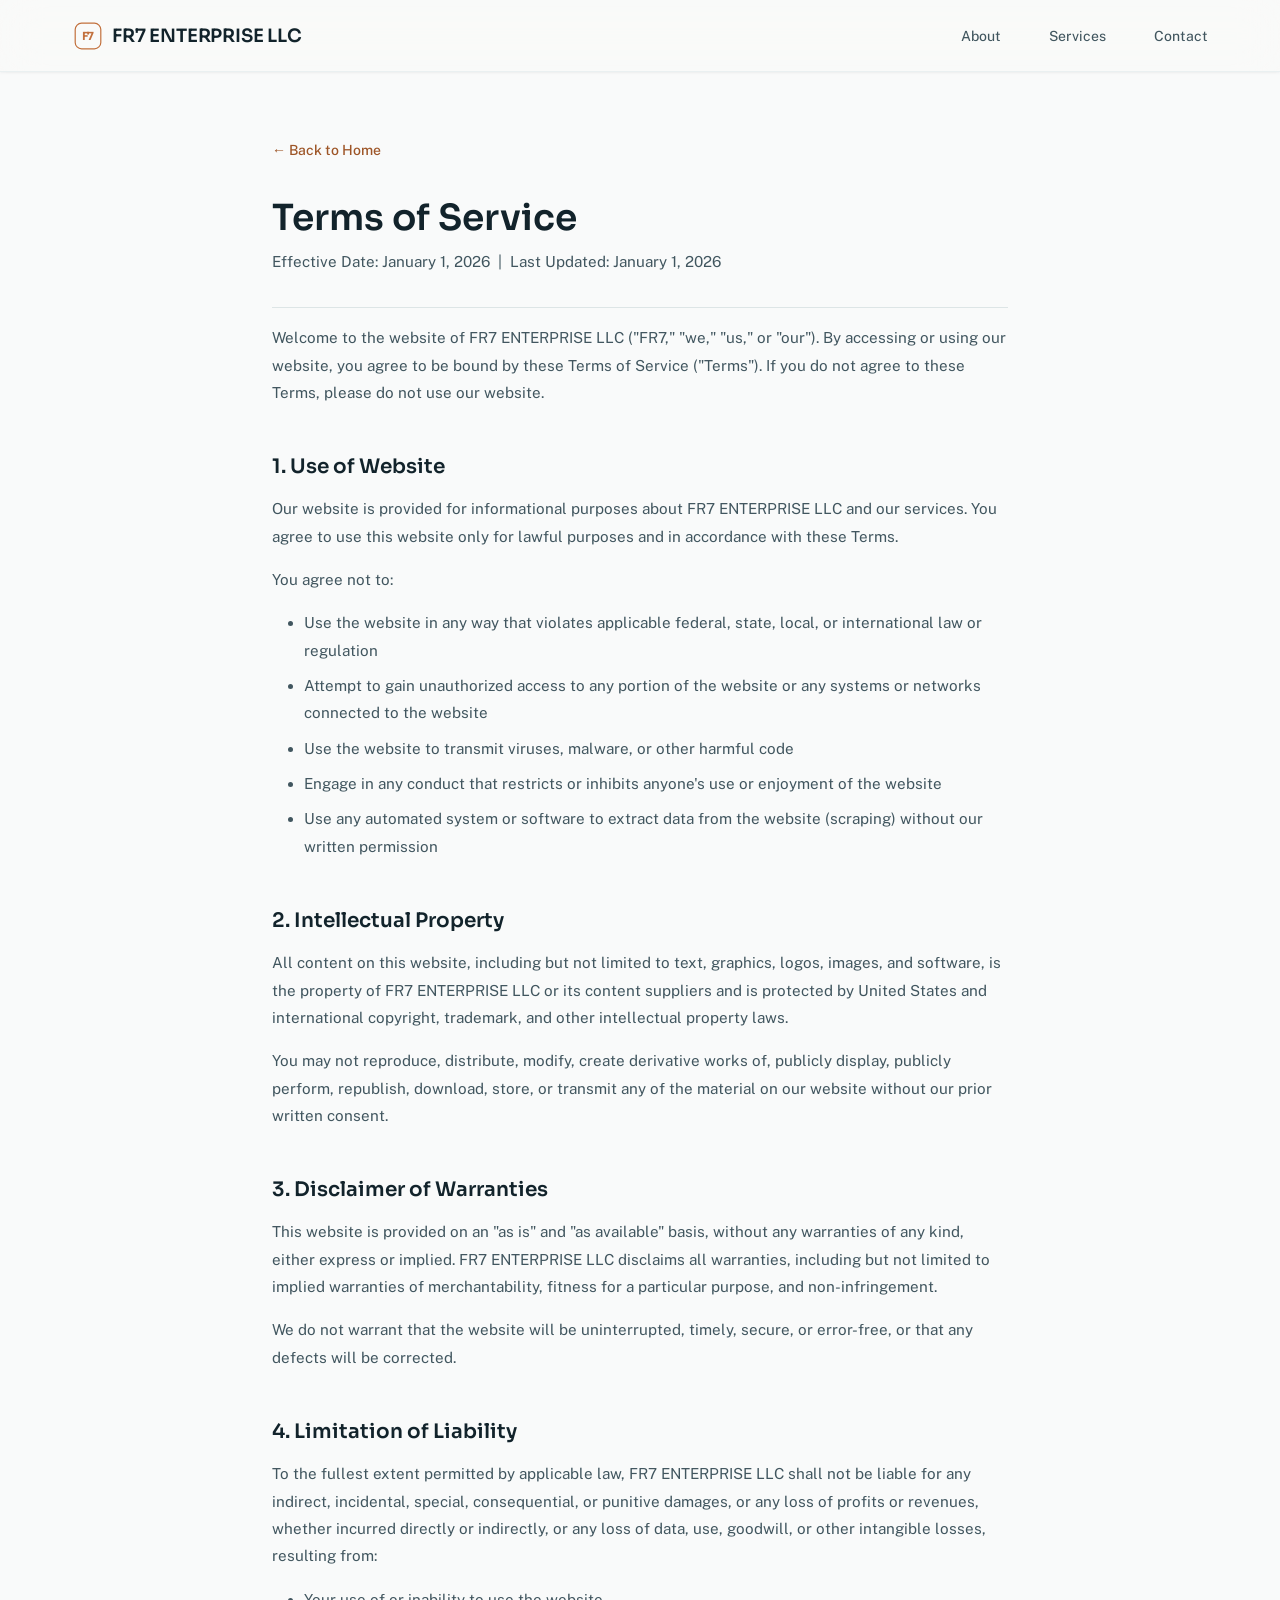
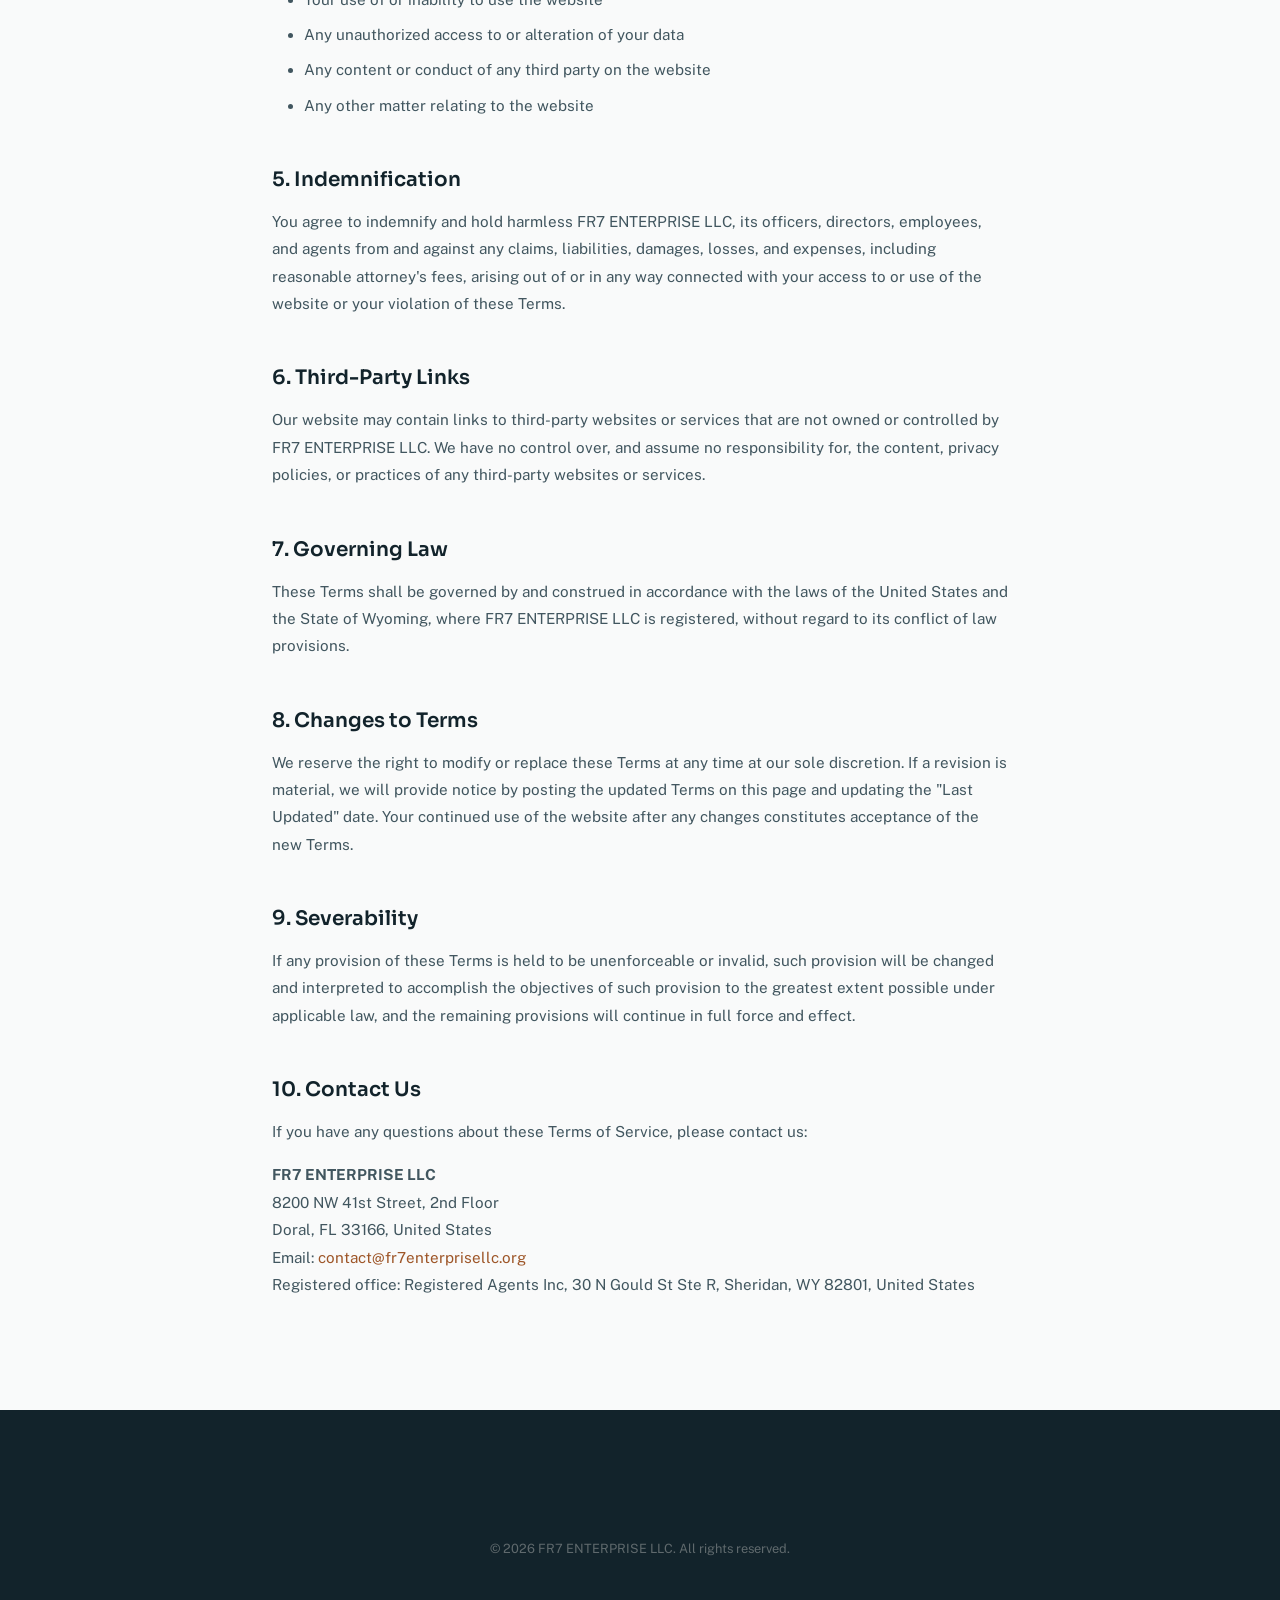
<file: terms.html>
<!DOCTYPE html>
<html lang="en">
<head>
    <meta charset="UTF-8">
    <meta name="viewport" content="width=device-width, initial-scale=1.0">
    <meta name="description" content="Terms of Service | FR7 ENTERPRISE LLC. Read our terms and conditions for using our website and services.">
    <meta name="robots" content="index, follow">
    <title>Terms of Service | FR7 ENTERPRISE LLC</title>

    <link rel="preconnect" href="https://fonts.googleapis.com">
    <link rel="preconnect" href="https://fonts.gstatic.com" crossorigin>
    <link href="https://fonts.googleapis.com/css2?family=Sora:wght@300;400;500;600;700&family=Public+Sans:wght@300;400;500;600;700&display=swap" rel="stylesheet">
    <link rel="stylesheet" href="styles.css">
    <style>
        .legal-page {
            padding: calc(var(--nav-height) + var(--space-3xl)) var(--space-xl) var(--space-4xl);
            max-width: 800px;
            margin: 0 auto;
        }
        .legal-page h1 {
            font-size: clamp(1.75rem, 3vw, 2.25rem);
            margin-bottom: var(--space-sm);
        }
        .legal-meta {
            font-size: 0.85rem;
            color: var(--color-text-muted);
            margin-bottom: var(--space-3xl);
            padding-bottom: var(--space-xl);
            border-bottom: 1px solid var(--color-border);
        }
        .legal-page h2 {
            font-size: 1.25rem;
            margin-top: var(--space-2xl);
            margin-bottom: var(--space-md);
        }
        .legal-page p,
        .legal-page li {
            font-size: 0.95rem;
            line-height: 1.8;
            color: var(--color-text-secondary);
            margin-bottom: var(--space-md);
        }
        .legal-page ul {
            list-style: disc;
            padding-left: var(--space-xl);
            margin-bottom: var(--space-lg);
        }
        .legal-page li {
            margin-bottom: var(--space-sm);
        }
        .legal-back {
            display: inline-flex;
            align-items: center;
            gap: var(--space-sm);
            font-size: 0.875rem;
            color: var(--color-accent-dark);
            margin-bottom: var(--space-xl);
            font-weight: 500;
        }
        .legal-back:hover {
            color: var(--color-text-primary);
        }
    </style>
</head>
<body>

    <header class="site-header scrolled" id="site-header">
        <nav class="nav-container">
            <a href="index.html" class="nav-logo" id="nav-logo">
                <svg class="logo-icon" viewBox="0 0 40 40" fill="none" xmlns="http://www.w3.org/2000/svg">
                    <rect x="4" y="4" width="32" height="32" rx="8" stroke="currentColor" stroke-width="1.5"/>
                    <text x="20" y="25.5" text-anchor="middle" font-family="Sora, sans-serif" font-size="14" font-weight="700" fill="currentColor">F7</text>
                </svg>
                <span>FR7 ENTERPRISE LLC</span>
            </a>
            <ul class="nav-links" id="nav-links">
                <li><a href="index.html#about" class="nav-link">About</a></li>
                <li><a href="index.html#services" class="nav-link">Services</a></li>
                <li><a href="index.html#contact" class="nav-link">Contact</a></li>
            </ul>
        </nav>
    </header>

    <main class="legal-page">
        <a href="index.html" class="legal-back" id="terms-back-link">← Back to Home</a>
        <h1>Terms of Service</h1>
        <p class="legal-meta">Effective Date: January 1, 2026 &nbsp;|&nbsp; Last Updated: January 1, 2026</p>

        <p>
            Welcome to the website of FR7 ENTERPRISE LLC ("FR7," "we," "us," or "our"). 
            By accessing or using our website, you agree to be bound by these Terms of Service ("Terms"). 
            If you do not agree to these Terms, please do not use our website.
        </p>

        <h2>1. Use of Website</h2>
        <p>
            Our website is provided for informational purposes about FR7 ENTERPRISE LLC and our services. 
            You agree to use this website only for lawful purposes and in accordance with these Terms.
        </p>
        <p>You agree not to:</p>
        <ul>
            <li>Use the website in any way that violates applicable federal, state, local, or international law or regulation</li>
            <li>Attempt to gain unauthorized access to any portion of the website or any systems or networks connected to the website</li>
            <li>Use the website to transmit viruses, malware, or other harmful code</li>
            <li>Engage in any conduct that restricts or inhibits anyone's use or enjoyment of the website</li>
            <li>Use any automated system or software to extract data from the website (scraping) without our written permission</li>
        </ul>

        <h2>2. Intellectual Property</h2>
        <p>
            All content on this website, including but not limited to text, graphics, logos, images, and 
            software, is the property of FR7 ENTERPRISE LLC or its content suppliers and is protected by 
            United States and international copyright, trademark, and other intellectual property laws.
        </p>
        <p>
            You may not reproduce, distribute, modify, create derivative works of, publicly display, 
            publicly perform, republish, download, store, or transmit any of the material on our website 
            without our prior written consent.
        </p>

        <h2>3. Disclaimer of Warranties</h2>
        <p>
            This website is provided on an "as is" and "as available" basis, without any warranties of any kind, 
            either express or implied. FR7 ENTERPRISE LLC disclaims all warranties, including but not limited to 
            implied warranties of merchantability, fitness for a particular purpose, and non-infringement.
        </p>
        <p>
            We do not warrant that the website will be uninterrupted, timely, secure, or error-free, or that 
            any defects will be corrected.
        </p>

        <h2>4. Limitation of Liability</h2>
        <p>
            To the fullest extent permitted by applicable law, FR7 ENTERPRISE LLC shall not be liable for 
            any indirect, incidental, special, consequential, or punitive damages, or any loss of profits 
            or revenues, whether incurred directly or indirectly, or any loss of data, use, goodwill, or 
            other intangible losses, resulting from:
        </p>
        <ul>
            <li>Your use of or inability to use the website</li>
            <li>Any unauthorized access to or alteration of your data</li>
            <li>Any content or conduct of any third party on the website</li>
            <li>Any other matter relating to the website</li>
        </ul>

        <h2>5. Indemnification</h2>
        <p>
            You agree to indemnify and hold harmless FR7 ENTERPRISE LLC, its officers, directors, employees, 
            and agents from and against any claims, liabilities, damages, losses, and expenses, including 
            reasonable attorney's fees, arising out of or in any way connected with your access to or use 
            of the website or your violation of these Terms.
        </p>

        <h2>6. Third-Party Links</h2>
        <p>
            Our website may contain links to third-party websites or services that are not owned or controlled 
            by FR7 ENTERPRISE LLC. We have no control over, and assume no responsibility for, the content, 
            privacy policies, or practices of any third-party websites or services.
        </p>

        <h2>7. Governing Law</h2>
        <p>
            These Terms shall be governed by and construed in accordance with the laws of the United States 
            and the State of Wyoming, where FR7 ENTERPRISE LLC is registered, without regard to its conflict of law provisions.
        </p>

        <h2>8. Changes to Terms</h2>
        <p>
            We reserve the right to modify or replace these Terms at any time at our sole discretion. 
            If a revision is material, we will provide notice by posting the updated Terms on this page 
            and updating the "Last Updated" date. Your continued use of the website after any changes 
            constitutes acceptance of the new Terms.
        </p>

        <h2>9. Severability</h2>
        <p>
            If any provision of these Terms is held to be unenforceable or invalid, such provision will be 
            changed and interpreted to accomplish the objectives of such provision to the greatest extent 
            possible under applicable law, and the remaining provisions will continue in full force and effect.
        </p>

        <h2>10. Contact Us</h2>
        <p>
            If you have any questions about these Terms of Service, please contact us:
        </p>
        <p>
            <strong>FR7 ENTERPRISE LLC</strong><br>
            8200 NW 41st Street, 2nd Floor<br>
            Doral, FL 33166, United States<br>
            Email: <a href="mailto:contact@fr7enterprisellc.org" style="color: var(--color-accent-dark);">contact@fr7enterprisellc.org</a><br>
            Registered office: Registered Agents Inc, 30 N Gould St Ste R, Sheridan, WY 82801, United States
        </p>
    </main>

    <footer class="site-footer" id="site-footer">
        <div class="footer-container">
            <div class="footer-bottom" style="padding: var(--space-xl) 0;">
                <p>&copy; 2026 FR7 ENTERPRISE LLC. All rights reserved.</p>
            </div>
        </div>
    </footer>

    </body>
</html>
</file>
<file: styles.css>
/* ==========================================================================
   FR7 ENTERPRISE LLC | Stylesheet
   Clean, professional, compliance-ready corporate design
   ========================================================================== */

/* ---------- CSS Custom Properties ---------- */
:root {
    /* Colors */
    --color-bg: #f9fafa;
    --color-bg-alt: #eef2f2;
    --color-bg-dark: #12232b;
    --color-bg-card: #ffffff;
    
    --color-text-primary: #12232b;
    --color-text-secondary: #41565f;
    --color-text-muted: #7d9098;
    --color-text-light: #b6c5ca;
    --color-text-on-dark: #eaf1f2;
    
    --color-accent: #c2703d;
    --color-accent-dark: #9d5527;
    --color-accent-light: #e0a077;
    --color-accent-subtle: rgba(194, 112, 61, 0.08);
    
    --color-border: #dde5e6;
    --color-border-light: #eaf0f1;
    
    /* Typography */
    --font-heading: 'Sora', sans-serif;
    --font-body: 'Public Sans', sans-serif;
    
    /* Spacing */
    --space-xs: 0.25rem;
    --space-sm: 0.5rem;
    --space-md: 1rem;
    --space-lg: 1.5rem;
    --space-xl: 2rem;
    --space-2xl: 3rem;
    --space-3xl: 4rem;
    --space-4xl: 6rem;
    --space-5xl: 8rem;
    
    /* Sizing */
    --max-width: 1200px;
    --nav-height: 72px;
    
    /* Borders */
    --radius-sm: 6px;
    --radius-md: 10px;
    --radius-lg: 16px;
    --radius-xl: 24px;
    
    /* Shadows */
    --shadow-sm: 0 1px 3px rgba(18, 35, 43, 0.04), 0 1px 2px rgba(18, 35, 43, 0.02);
    --shadow-md: 0 4px 16px rgba(18, 35, 43, 0.06), 0 2px 4px rgba(18, 35, 43, 0.03);
    --shadow-lg: 0 12px 40px rgba(18, 35, 43, 0.08), 0 4px 12px rgba(18, 35, 43, 0.04);
    --shadow-accent: 0 4px 20px rgba(194, 112, 61, 0.15);
    
    /* Transitions */
    --transition-fast: 150ms ease;
    --transition-base: 250ms ease;
    --transition-slow: 400ms cubic-bezier(0.16, 1, 0.3, 1);
}

/* ---------- Reset & Base ---------- */
*,
*::before,
*::after {
    margin: 0;
    padding: 0;
    box-sizing: border-box;
}

html {
    scroll-behavior: smooth;
    -webkit-font-smoothing: antialiased;
    -moz-osx-font-smoothing: grayscale;
}

body {
    font-family: var(--font-body);
    font-size: 16px;
    line-height: 1.7;
    color: var(--color-text-primary);
    background-color: var(--color-bg);
    overflow-x: hidden;
}

img {
    max-width: 100%;
    display: block;
}

a {
    text-decoration: none;
    color: inherit;
    transition: color var(--transition-fast);
}

ul {
    list-style: none;
}

/* ---------- Typography ---------- */
h1, h2, h3, h4, h5, h6 {
    font-family: var(--font-heading);
    font-weight: 600;
    line-height: 1.25;
    color: var(--color-text-primary);
}

h1 { font-size: clamp(2.25rem, 5vw, 3.75rem); }
h2 { font-size: clamp(1.75rem, 3vw, 2.5rem); }
h3 { font-size: clamp(1.125rem, 2vw, 1.375rem); }
h4 { font-size: 1rem; font-weight: 500; }

p {
    color: var(--color-text-secondary);
    line-height: 1.75;
}

/* ---------- Buttons ---------- */
.btn {
    display: inline-flex;
    align-items: center;
    justify-content: center;
    padding: 0.75rem 1.75rem;
    font-family: var(--font-body);
    font-size: 0.9rem;
    font-weight: 500;
    border-radius: var(--radius-sm);
    border: 1.5px solid transparent;
    cursor: pointer;
    transition: all var(--transition-base);
    letter-spacing: 0.01em;
}

.btn-primary {
    background: var(--color-text-primary);
    color: var(--color-bg);
    border-color: var(--color-text-primary);
}

.btn-primary:hover {
    background: transparent;
    color: var(--color-text-primary);
    border-color: var(--color-text-primary);
}

.btn-secondary {
    background: transparent;
    color: var(--color-text-primary);
    border-color: var(--color-border);
}

.btn-secondary:hover {
    border-color: var(--color-text-primary);
    background: var(--color-accent-subtle);
}

/* ---------- Header & Navigation ---------- */
.site-header {
    position: fixed;
    top: 0;
    left: 0;
    right: 0;
    height: var(--nav-height);
    z-index: 1000;
    background: rgba(250, 250, 248, 0.85);
    backdrop-filter: blur(20px);
    -webkit-backdrop-filter: blur(20px);
    border-bottom: 1px solid transparent;
    transition: all var(--transition-base);
}

.site-header.scrolled {
    border-bottom-color: var(--color-border-light);
    box-shadow: var(--shadow-sm);
}

.nav-container {
    max-width: var(--max-width);
    margin: 0 auto;
    padding: 0 var(--space-xl);
    height: 100%;
    display: flex;
    align-items: center;
    justify-content: space-between;
}

.nav-logo {
    display: flex;
    align-items: center;
    gap: var(--space-sm);
    font-family: var(--font-heading);
    font-size: 1.15rem;
    font-weight: 600;
    color: var(--color-text-primary);
    letter-spacing: -0.01em;
}

.logo-icon {
    width: 32px;
    height: 32px;
    color: var(--color-accent);
}

.nav-links {
    display: flex;
    align-items: center;
    gap: var(--space-2xl);
}

.nav-link {
    font-size: 0.875rem;
    font-weight: 450;
    color: var(--color-text-secondary);
    position: relative;
    padding: var(--space-xs) 0;
}

.nav-link::after {
    content: '';
    position: absolute;
    bottom: -2px;
    left: 0;
    width: 0;
    height: 1.5px;
    background: var(--color-accent);
    transition: width var(--transition-base);
}

.nav-link:hover {
    color: var(--color-text-primary);
}

.nav-link:hover::after {
    width: 100%;
}

.nav-toggle {
    display: none;
    flex-direction: column;
    gap: 5px;
    background: none;
    border: none;
    cursor: pointer;
    padding: var(--space-sm);
}

.nav-toggle span {
    width: 22px;
    height: 1.5px;
    background: var(--color-text-primary);
    transition: all var(--transition-base);
}

/* ---------- Hero Section ---------- */
.hero {
    position: relative;
    min-height: 100vh;
    display: flex;
    align-items: center;
    padding: calc(var(--nav-height) + var(--space-4xl)) var(--space-xl) var(--space-4xl);
    overflow: hidden;
}

.hero-bg {
    position: absolute;
    inset: 0;
    z-index: 0;
}

.hero-grid {
    position: absolute;
    inset: 0;
    background-image: 
        linear-gradient(rgba(194, 112, 61, 0.04) 1px, transparent 1px),
        linear-gradient(90deg, rgba(194, 112, 61, 0.04) 1px, transparent 1px);
    background-size: 60px 60px;
    mask-image: radial-gradient(ellipse 80% 70% at 50% 40%, black 30%, transparent 70%);
    -webkit-mask-image: radial-gradient(ellipse 80% 70% at 50% 40%, black 30%, transparent 70%);
}

.hero-content {
    position: relative;
    z-index: 1;
    max-width: 600px;
}

.hero-badge {
    display: inline-block;
    font-size: 0.75rem;
    font-weight: 500;
    letter-spacing: 0.08em;
    text-transform: uppercase;
    color: var(--color-accent);
    background: var(--color-accent-subtle);
    border: 1px solid rgba(194, 112, 61, 0.15);
    padding: 0.35rem 0.9rem;
    border-radius: 100px;
    margin-bottom: var(--space-lg);
}

.hero-title {
    font-weight: 700;
    letter-spacing: -0.025em;
    margin-bottom: var(--space-md);
    color: var(--color-text-primary);
}

.hero-title .llc {
    font-weight: 400;
    color: var(--color-text-muted);
    font-size: 0.6em;
    vertical-align: super;
    margin-left: 0.1em;
}

.hero-tagline {
    font-family: var(--font-heading);
    font-size: clamp(1.1rem, 2vw, 1.35rem);
    font-weight: 400;
    color: var(--color-accent-dark);
    margin-bottom: var(--space-lg);
    letter-spacing: -0.01em;
}

.hero-description {
    font-size: 1.05rem;
    line-height: 1.8;
    color: var(--color-text-secondary);
    margin-bottom: var(--space-2xl);
}

.hero-actions {
    display: flex;
    gap: var(--space-md);
    flex-wrap: wrap;
}

.hero-visual {
    position: absolute;
    right: -2%;
    top: 50%;
    transform: translateY(-50%);
    width: 45%;
    max-width: 550px;
    opacity: 0.7;
    z-index: 0;
}

.hero-illustration {
    width: 100%;
    height: auto;
    animation: float 8s ease-in-out infinite;
}

@keyframes float {
    0%, 100% { transform: translateY(0); }
    50% { transform: translateY(-12px); }
}

/* ---------- Section Commons ---------- */
.section-container {
    max-width: var(--max-width);
    margin: 0 auto;
    padding: var(--space-5xl) var(--space-xl);
}

.section-header {
    text-align: center;
    margin-bottom: var(--space-3xl);
}

.section-label {
    display: inline-block;
    font-size: 0.75rem;
    font-weight: 600;
    letter-spacing: 0.1em;
    text-transform: uppercase;
    color: var(--color-accent);
    margin-bottom: var(--space-md);
}

.section-title {
    margin-bottom: var(--space-md);
}

.section-divider {
    width: 48px;
    height: 2px;
    background: var(--color-accent);
    margin: 0 auto var(--space-lg);
    border-radius: 2px;
}

.section-subtitle {
    max-width: 560px;
    margin: 0 auto;
    font-size: 1.05rem;
    color: var(--color-text-muted);
}

/* ---------- About Section ---------- */
.about {
    background: var(--color-bg);
}

.about-grid {
    display: grid;
    grid-template-columns: 1fr 1fr;
    gap: var(--space-4xl);
    align-items: center;
}

.about-lead {
    font-size: 1.1rem;
    font-weight: 450;
    color: var(--color-text-primary);
    line-height: 1.8;
    margin-bottom: var(--space-lg);
}

.about-text p {
    margin-bottom: var(--space-lg);
}

.about-highlights {
    display: flex;
    flex-direction: column;
    gap: var(--space-md);
    margin-top: var(--space-xl);
    padding-top: var(--space-xl);
    border-top: 1px solid var(--color-border-light);
}

.highlight-item {
    display: flex;
    align-items: center;
    gap: var(--space-md);
    font-size: 0.95rem;
    font-weight: 450;
    color: var(--color-text-primary);
}

.highlight-item svg {
    width: 22px;
    height: 22px;
    color: var(--color-accent);
    flex-shrink: 0;
}

.about-visual {
    display: flex;
    justify-content: center;
    align-items: center;
}

.about-illustration {
    width: 100%;
    max-width: 420px;
    height: auto;
}

.about-image {
    width: 100%;
    max-width: 460px;
    height: auto;
    border-radius: var(--radius-lg);
    box-shadow: var(--shadow-lg);
}

/* Hero background image */
.hero-bg-image {
    position: absolute;
    inset: 0;
    width: 100%;
    height: 100%;
    object-fit: cover;
    opacity: 0.35;
    z-index: 0;
}

.hero-grid {
    z-index: 1;
}

/* ---------- Services Section ---------- */
.services {
    background: var(--color-bg-alt);
}

.services-grid {
    display: grid;
    grid-template-columns: repeat(2, 1fr);
    gap: var(--space-xl);
}

.service-card {
    background: var(--color-bg-card);
    border: 1px solid var(--color-border);
    border-radius: var(--radius-lg);
    padding: var(--space-2xl);
    transition: all var(--transition-slow);
    position: relative;
    overflow: hidden;
}

.service-card::before {
    content: '';
    position: absolute;
    top: 0;
    left: 0;
    right: 0;
    height: 3px;
    background: linear-gradient(90deg, var(--color-accent), var(--color-accent-light));
    opacity: 0;
    transition: opacity var(--transition-base);
}

.service-card:hover {
    border-color: var(--color-accent-light);
    box-shadow: var(--shadow-lg);
    transform: translateY(-2px);
}

.service-card:hover::before {
    opacity: 1;
}

.service-icon {
    width: 52px;
    height: 52px;
    display: flex;
    align-items: center;
    justify-content: center;
    background: var(--color-accent-subtle);
    border-radius: var(--radius-md);
    margin-bottom: var(--space-lg);
    color: var(--color-accent-dark);
    transition: all var(--transition-base);
}

.service-card:hover .service-icon {
    background: var(--color-accent);
    color: white;
}

.service-icon svg {
    width: 26px;
    height: 26px;
}

.service-title {
    font-size: 1.15rem;
    margin-bottom: var(--space-md);
    color: var(--color-text-primary);
}

.service-description {
    font-size: 0.925rem;
    line-height: 1.75;
    color: var(--color-text-secondary);
}

/* ---------- Contact Section ---------- */
.contact {
    background: var(--color-bg);
}

.contact-grid {
    display: grid;
    grid-template-columns: 1fr 1.2fr;
    gap: var(--space-3xl);
    align-items: flex-start;
}

.contact-info {
    display: flex;
    flex-direction: column;
    gap: var(--space-lg);
}

.contact-card {
    display: flex;
    align-items: flex-start;
    gap: var(--space-lg);
    padding: var(--space-xl);
    background: var(--color-bg-card);
    border: 1px solid var(--color-border);
    border-radius: var(--radius-md);
    transition: all var(--transition-base);
}

.contact-card:hover {
    border-color: var(--color-accent-light);
    box-shadow: var(--shadow-md);
}

.contact-icon {
    width: 44px;
    height: 44px;
    display: flex;
    align-items: center;
    justify-content: center;
    background: var(--color-accent-subtle);
    border-radius: var(--radius-sm);
    color: var(--color-accent-dark);
    flex-shrink: 0;
}

.contact-icon svg {
    width: 20px;
    height: 20px;
}

.contact-detail h4 {
    font-family: var(--font-heading);
    font-weight: 600;
    font-size: 0.95rem;
    color: var(--color-text-primary);
    margin-bottom: var(--space-xs);
}

.contact-detail a,
.contact-detail p {
    font-size: 0.9rem;
    color: var(--color-text-secondary);
    line-height: 1.5;
}

.contact-detail a:hover {
    color: var(--color-accent-dark);
}

/* Contact Form */
.contact-form-wrapper {
    background: var(--color-bg-card);
    border: 1px solid var(--color-border);
    border-radius: var(--radius-lg);
    padding: var(--space-2xl);
}

.form-group {
    margin-bottom: var(--space-lg);
}

.form-group label {
    display: block;
    font-size: 0.85rem;
    font-weight: 500;
    color: var(--color-text-primary);
    margin-bottom: var(--space-sm);
}

.form-group input,
.form-group textarea {
    width: 100%;
    padding: 0.75rem 1rem;
    font-family: var(--font-body);
    font-size: 0.9rem;
    color: var(--color-text-primary);
    background: var(--color-bg);
    border: 1px solid var(--color-border);
    border-radius: var(--radius-sm);
    transition: all var(--transition-fast);
    outline: none;
}

.form-group input:focus,
.form-group textarea:focus {
    border-color: var(--color-accent);
    box-shadow: 0 0 0 3px var(--color-accent-subtle);
}

.form-group input::placeholder,
.form-group textarea::placeholder {
    color: var(--color-text-light);
}

.form-group textarea {
    resize: vertical;
    min-height: 120px;
}

.btn-submit {
    width: 100%;
    padding: 0.85rem;
    font-size: 0.95rem;
}

/* ---------- Footer ---------- */
.site-footer {
    background: var(--color-bg-dark);
    color: var(--color-text-on-dark);
}

.footer-container {
    max-width: var(--max-width);
    margin: 0 auto;
    padding: var(--space-4xl) var(--space-xl) var(--space-xl);
}

.footer-main {
    display: flex;
    justify-content: space-between;
    gap: var(--space-3xl);
    margin-bottom: var(--space-3xl);
    padding-bottom: var(--space-2xl);
    border-bottom: 1px solid rgba(255, 255, 255, 0.08);
}

.footer-logo {
    display: flex;
    align-items: center;
    gap: var(--space-sm);
    font-family: var(--font-heading);
    font-size: 1.1rem;
    font-weight: 600;
    color: var(--color-text-on-dark);
    margin-bottom: var(--space-lg);
}

.footer-logo .logo-icon {
    color: var(--color-accent);
}

.footer-description {
    font-size: 0.9rem;
    color: rgba(240, 239, 233, 0.6);
    max-width: 320px;
    line-height: 1.7;
}

.footer-links-group {
    display: flex;
    gap: var(--space-2xl);
}

.footer-col h4 {
    font-family: var(--font-heading);
    font-size: 0.85rem;
    font-weight: 600;
    text-transform: uppercase;
    letter-spacing: 0.08em;
    color: rgba(240, 239, 233, 0.5);
    margin-bottom: var(--space-lg);
}

.footer-col ul {
    display: flex;
    flex-direction: column;
    gap: var(--space-md);
}

.footer-col a {
    font-size: 0.9rem;
    color: rgba(240, 239, 233, 0.7);
    transition: color var(--transition-fast);
}

.footer-col a:hover {
    color: var(--color-accent);
}

.footer-bottom {
    text-align: center;
}

.footer-bottom p {
    font-size: 0.8rem;
    color: rgba(240, 239, 233, 0.35);
}

/* ---------- Animations ---------- */
.fade-in {
    opacity: 0;
    transform: translateY(24px);
    transition: opacity 0.6s ease, transform 0.6s cubic-bezier(0.16, 1, 0.3, 1);
}

.fade-in.visible {
    opacity: 1;
    transform: translateY(0);
}

/* Stagger delay for service cards */
.service-card:nth-child(2) { transition-delay: 80ms; }
.service-card:nth-child(3) { transition-delay: 160ms; }
.service-card:nth-child(4) { transition-delay: 240ms; }

/* ---------- Responsive ---------- */
@media (max-width: 1024px) {
    .hero-visual {
        width: 40%;
        opacity: 0.4;
    }
    
    .about-grid {
        grid-template-columns: 1fr;
        gap: var(--space-2xl);
    }
    
    .about-visual {
        order: -1;
    }
    
    .about-illustration {
        max-width: 320px;
    }
}

@media (max-width: 768px) {
    .nav-links {
        position: fixed;
        top: var(--nav-height);
        left: 0;
        right: 0;
        background: rgba(250, 250, 248, 0.98);
        backdrop-filter: blur(20px);
        -webkit-backdrop-filter: blur(20px);
        flex-direction: column;
        padding: var(--space-xl);
        gap: var(--space-lg);
        border-bottom: 1px solid var(--color-border);
        transform: translateY(-100%);
        opacity: 0;
        pointer-events: none;
        transition: all var(--transition-base);
    }
    
    .nav-links.open {
        transform: translateY(0);
        opacity: 1;
        pointer-events: all;
    }
    
    .nav-toggle {
        display: flex;
    }
    
    .hero {
        min-height: auto;
        padding-top: calc(var(--nav-height) + var(--space-3xl));
        padding-bottom: var(--space-3xl);
    }
    
    .hero-visual {
        display: none;
    }
    
    .services-grid {
        grid-template-columns: 1fr;
    }
    
    .contact-grid {
        grid-template-columns: 1fr;
    }
    
    .footer-main {
        flex-direction: column;
        gap: var(--space-2xl);
    }
    
    .footer-links-group {
        gap: var(--space-2xl);
    }
    
    .section-container {
        padding: var(--space-3xl) var(--space-lg);
    }
}

@media (max-width: 480px) {
    .hero-actions {
        flex-direction: column;
    }
    
    .hero-actions .btn {
        width: 100%;
    }
    
    .footer-links-group {
        flex-direction: column;
        gap: var(--space-xl);
    }
}
</file>
